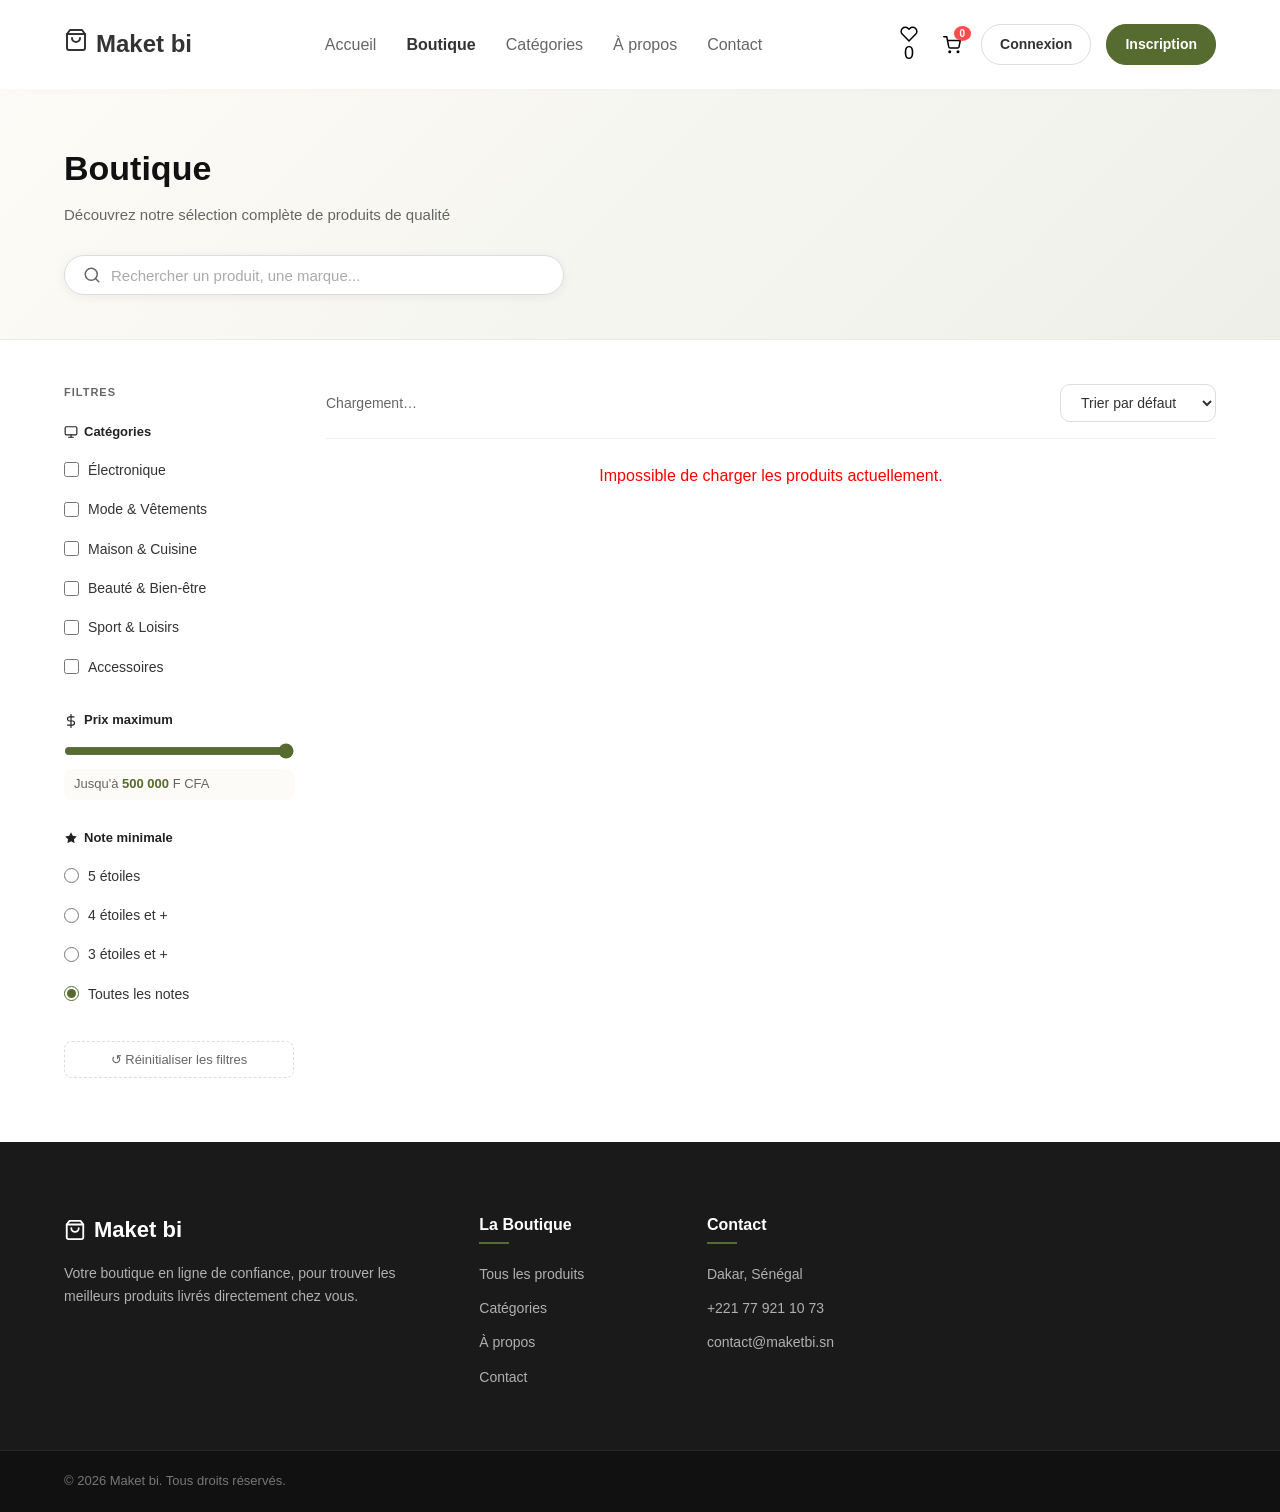
<file: boutique.html>
<!DOCTYPE html>
<html lang="fr">
<head>
  <meta charset="UTF-8">
  <meta name="viewport" content="width=device-width, initial-scale=1.0, viewport-fit=cover">
  <title>Boutique — Maket bi</title>
  <link rel="stylesheet" href="style.css">
  <style>
    /* ── PAGE HERO ── */
    .page-hero {
      background: linear-gradient(135deg, var(--bg-light) 0%, #eef0e8 100%);
      padding: 52px 0 44px;
      border-bottom: 1px solid #e8ebe0;
    }
    .page-hero h1 { font-size: 34px; font-weight: 800; margin-bottom: 8px; color: #111; }
    .page-hero p { color: var(--text-light); font-size: 15px; margin-bottom: 28px; }

    /* Barre de recherche dans le hero */
    .hero-search {
      display: flex;
      align-items: center;
      background: #fff;
      border: 1.5px solid #ddd;
      border-radius: 50px;
      padding: 10px 18px;
      gap: 10px;
      max-width: 500px;
      box-shadow: 0 2px 12px rgba(0,0,0,0.06);
      transition: border-color 0.2s, box-shadow 0.2s;
    }
    .hero-search:focus-within {
      border-color: var(--primary-color);
      box-shadow: 0 2px 16px rgba(85,107,47,0.12);
    }
    .hero-search svg { color: var(--text-light); flex-shrink: 0; }
    .hero-search input {
      border: none; outline: none;
      font-size: 15px; width: 100%;
      background: transparent; color: var(--text-color);
    }
    .hero-search input::placeholder { color: #aaa; }
    #hero-search-clear {
      background: none; border: none; cursor: pointer;
      font-size: 13px; color: var(--text-light); padding: 0;
      display: none;
    }
    #hero-search-clear.visible { display: block; }

    /* ── LAYOUT ── */
    .boutique-layout { display: flex; gap: 32px; padding: 44px 0 64px; }

    /* ── SIDEBAR ── */
    .filters-sidebar {
      width: 230px; flex-shrink: 0;
      position: sticky; top: 80px; align-self: flex-start;
    }
    .sidebar-title {
      font-size: 11px; font-weight: 700; text-transform: uppercase;
      letter-spacing: 1px; color: var(--text-light); margin-bottom: 20px;
    }
    .filter-group { margin-bottom: 28px; }
    .filter-group-label {
      font-size: 13px; font-weight: 700; color: #222;
      margin-bottom: 12px; display: flex; align-items: center; gap: 6px;
    }
    .filter-list { list-style: none; display: flex; flex-direction: column; gap: 9px; }
    .filter-list li label {
      display: flex; align-items: center; gap: 9px;
      font-size: 14px; color: var(--text-color); cursor: pointer;
      padding: 4px 0; transition: color 0.15s;
    }
    .filter-list li label:hover { color: var(--primary-color); }
    .filter-list li input[type=checkbox],
    .filter-list li input[type=radio] {
      accent-color: var(--primary-color); width: 15px; height: 15px; flex-shrink: 0;
    }

    /* Price range */
    .price-range { display: flex; flex-direction: column; gap: 10px; }
    .price-range input[type=range] {
      accent-color: var(--primary-color); width: 100%; cursor: pointer;
    }
    .price-range-label {
      font-size: 13px; color: var(--text-light);
      background: var(--bg-light); border-radius: 8px;
      padding: 5px 10px; display: inline-block;
    }
    .price-range-label strong { color: var(--primary-color); }

    /* Reset button */
    .btn-reset-filters {
      width: 100%; padding: 10px; border: 1.5px dashed #ddd;
      border-radius: 8px; background: none; cursor: pointer;
      font-size: 13px; color: var(--text-light);
      transition: all 0.2s; margin-top: 4px;
    }
    .btn-reset-filters:hover { border-color: var(--primary-color); color: var(--primary-color); }

    /* ── MAIN ── */
    .boutique-main { flex: 1; min-width: 0; }
    .boutique-toolbar {
      display: flex; justify-content: space-between; align-items: center;
      margin-bottom: 24px; flex-wrap: wrap; gap: 10px;
      padding-bottom: 16px; border-bottom: 1px solid #f0f0f0;
    }
    .toolbar-count { font-size: 14px; color: var(--text-light); }
    .toolbar-count strong { color: var(--text-color); }
    .sort-select {
      padding: 9px 16px; border: 1.5px solid #ddd; border-radius: 10px;
      font-size: 14px; background: #fff; cursor: pointer; color: var(--text-color);
      transition: border-color 0.2s;
    }
    .sort-select:focus { outline: none; border-color: var(--primary-color); }

    /* ── MOBILE FILTER TOGGLE ── */
    .filter-toggle-btn {
      display: none; align-items: center; gap: 8px;
      padding: 9px 16px; border: 1.5px solid #ddd; border-radius: 10px;
      background: #fff; font-size: 14px; cursor: pointer; font-weight: 600;
      color: var(--text-color); transition: all 0.2s;
    }
    .filter-toggle-btn:hover { border-color: var(--primary-color); color: var(--primary-color); }

    @media (max-width: 900px) {
      .boutique-layout { flex-direction: column; padding: 28px 0 44px; }
      .filters-sidebar {
        width: 100%; position: static;
        background: #fff; border: 1.5px solid #eee;
        border-radius: 14px; padding: 20px;
        display: none;
      }
      .filters-sidebar.open { display: block; }
      .filter-toggle-btn { display: flex; }
      .filter-groups-row {
        display: grid; grid-template-columns: repeat(auto-fill, minmax(180px, 1fr));
        gap: 20px;
      }
    }
  </style>
</head>
<body>
  <header class="main-header">
    <div class="container navbar-container">
      <a href="index.html" class="logo">
        <span class="logo-icon"><svg xmlns="http://www.w3.org/2000/svg" width="24" height="24" viewBox="0 0 24 24" fill="none" stroke="currentColor" stroke-width="2" stroke-linecap="round" stroke-linejoin="round"><path d="M6 2 3 6v14a2 2 0 0 0 2 2h14a2 2 0 0 0 2-2V6l-3-4z"/><line x1="3" y1="6" x2="21" y2="6"/><path d="M16 10a4 4 0 0 1-8 0"/></svg></span> Maket bi
      </a>
      <button class="hamburger" id="hamburger" aria-label="Menu"><span></span><span></span><span></span></button>
      <nav class="nav-links" id="nav-links">
        <a href="index.html">Accueil</a>
        <a href="boutique.html" class="active">Boutique</a>
        <a href="categories.html">Catégories</a>
        <a href="a-propos.html">À propos</a>
        <a href="contact.html">Contact</a>
      </nav>
      <div class="nav-actions">
        <button class="icon-btn wishlist-nav-btn" aria-label="Favoris">
          <svg xmlns="http://www.w3.org/2000/svg" width="18" height="18" viewBox="0 0 24 24" fill="none" stroke="currentColor" stroke-width="2" stroke-linecap="round" stroke-linejoin="round"><path d="M20.84 4.61a5.5 5.5 0 0 0-7.78 0L12 5.67l-1.06-1.06a5.5 5.5 0 0 0-7.78 7.78l1.06 1.06L12 21.23l7.78-7.78 1.06-1.06a5.5 5.5 0 0 0 0-7.78z"/></svg>
          <span class="wishlist-badge">0</span>
        </button>
        <button class="icon-btn cart-btn" aria-label="Panier">
          <svg xmlns="http://www.w3.org/2000/svg" width="18" height="18" viewBox="0 0 24 24" fill="none" stroke="currentColor" stroke-width="2" stroke-linecap="round" stroke-linejoin="round"><circle cx="9" cy="21" r="1"/><circle cx="20" cy="21" r="1"/><path d="M1 1h4l2.68 13.39a2 2 0 0 0 2 1.61h9.72a2 2 0 0 0 2-1.61L23 6H6"/></svg>
          <span class="cart-badge">0</span>
        </button>
        <a href="#" class="btn-auth btn-login">Connexion</a>
        <a href="#" class="btn-auth btn-register">Inscription</a>
      </div>
    </div>
  </header>

  <div class="page-hero">
    <div class="container">
      <h1>Boutique</h1>
      <p>Découvrez notre sélection complète de produits de qualité</p>
      <div class="hero-search">
        <svg xmlns="http://www.w3.org/2000/svg" width="18" height="18" viewBox="0 0 24 24" fill="none" stroke="currentColor" stroke-width="2" stroke-linecap="round" stroke-linejoin="round"><circle cx="11" cy="11" r="8"/><line x1="21" y1="21" x2="16.65" y2="16.65"/></svg>
        <input type="text" id="hero-search-input" placeholder="Rechercher un produit, une marque...">
        <button id="hero-search-clear">✕</button>
      </div>
    </div>
  </div>

  <div class="container">
    <div class="boutique-layout">

      <aside class="filters-sidebar" id="filters-sidebar">
        <p class="sidebar-title">Filtres</p>

        <div class="filter-groups-row">
          <div class="filter-group">
            <p class="filter-group-label">
              <svg xmlns="http://www.w3.org/2000/svg" width="14" height="14" viewBox="0 0 24 24" fill="none" stroke="currentColor" stroke-width="2" stroke-linecap="round" stroke-linejoin="round"><rect x="2" y="3" width="20" height="14" rx="2"/><line x1="8" y1="21" x2="16" y2="21"/><line x1="12" y1="17" x2="12" y2="21"/></svg>
              Catégories
            </p>
            <ul class="filter-list">
              <li><label><input type="checkbox" data-cat="electronics"> Électronique</label></li>
              <li><label><input type="checkbox" data-cat="fashion"> Mode &amp; Vêtements</label></li>
              <li><label><input type="checkbox" data-cat="home-kitchen"> Maison &amp; Cuisine</label></li>
              <li><label><input type="checkbox" data-cat="beauty"> Beauté &amp; Bien-être</label></li>
              <li><label><input type="checkbox" data-cat="sports"> Sport &amp; Loisirs</label></li>
              <li><label><input type="checkbox" data-cat="accessories"> Accessoires</label></li>
            </ul>
          </div>

          <div class="filter-group">
            <p class="filter-group-label">
              <svg xmlns="http://www.w3.org/2000/svg" width="14" height="14" viewBox="0 0 24 24" fill="none" stroke="currentColor" stroke-width="2" stroke-linecap="round" stroke-linejoin="round"><line x1="12" y1="1" x2="12" y2="23"/><path d="M17 5H9.5a3.5 3.5 0 0 0 0 7h5a3.5 3.5 0 0 1 0 7H6"/></svg>
              Prix maximum
            </p>
            <div class="price-range">
              <input type="range" min="0" max="500000" value="500000" id="price-slider">
              <span class="price-range-label">Jusqu'à <strong id="price-display">500 000</strong> F CFA</span>
            </div>
          </div>

          <div class="filter-group">
            <p class="filter-group-label">
              <svg xmlns="http://www.w3.org/2000/svg" width="14" height="14" viewBox="0 0 24 24" fill="currentColor" stroke="none"><polygon points="12 2 15.09 8.26 22 9.27 17 14.14 18.18 21.02 12 17.77 5.82 21.02 7 14.14 2 9.27 8.91 8.26 12 2"/></svg>
              Note minimale
            </p>
            <ul class="filter-list">
              <li><label><input type="radio" name="rating" value="5"> 5 étoiles</label></li>
              <li><label><input type="radio" name="rating" value="4"> 4 étoiles et +</label></li>
              <li><label><input type="radio" name="rating" value="3"> 3 étoiles et +</label></li>
              <li><label><input type="radio" name="rating" value="0" checked> Toutes les notes</label></li>
            </ul>
          </div>
        </div>

        <button class="btn-reset-filters" id="reset-filters">↺ Réinitialiser les filtres</button>
      </aside>

      <main class="boutique-main">
        <div class="boutique-toolbar">
          <div style="display:flex;align-items:center;gap:12px;flex-wrap:wrap;">
            <button class="filter-toggle-btn" id="filter-toggle-btn">
              <svg xmlns="http://www.w3.org/2000/svg" width="16" height="16" viewBox="0 0 24 24" fill="none" stroke="currentColor" stroke-width="2" stroke-linecap="round" stroke-linejoin="round"><polygon points="22 3 2 3 10 12.46 10 19 14 21 14 12.46 22 3"/></svg>
              Filtres
            </button>
            <p class="toolbar-count" id="product-count">Chargement…</p>
          </div>
          <select class="sort-select" id="sort-select">
            <option value="default">Trier par défaut</option>
            <option value="price-asc">Prix croissant</option>
            <option value="price-desc">Prix décroissant</option>
            <option value="rating">Meilleures notes</option>
          </select>
        </div>
        <div id="products-grid" class="products-grid"></div>
      </main>
    </div>
  </div>

  <footer class="main-footer">
    <div class="container footer-container">
      <div class="footer-col">
        <h2 class="footer-logo"><svg xmlns="http://www.w3.org/2000/svg" width="22" height="22" viewBox="0 0 24 24" fill="none" stroke="currentColor" stroke-width="2" stroke-linecap="round" stroke-linejoin="round"><path d="M6 2 3 6v14a2 2 0 0 0 2 2h14a2 2 0 0 0 2-2V6l-3-4z"/><line x1="3" y1="6" x2="21" y2="6"/><path d="M16 10a4 4 0 0 1-8 0"/></svg> Maket bi</h2>
        <p class="footer-about">Votre boutique en ligne de confiance, pour trouver les meilleurs produits livrés directement chez vous.</p>
      </div>
      <div class="footer-col"><h3>La Boutique</h3><ul>
        <li><a href="boutique.html">Tous les produits</a></li>
        <li><a href="categories.html">Catégories</a></li>
        <li><a href="a-propos.html">À propos</a></li>
        <li><a href="contact.html">Contact</a></li>
      </ul></div>
      <div class="footer-col"><h3>Contact</h3><ul class="contact-info">
        <li>Dakar, Sénégal</li>
        <li>+221 77 921 10 73</li>
        <li>contact@maketbi.sn</li>
      </ul></div>
    </div>
    <div class="footer-bottom"><div class="container bottom-container"><p>&copy; 2026 Maket bi. Tous droits réservés.</p></div></div>
  </footer>

  <script src="api.js"></script>
  <script src="main.js"></script>
  <script src="auth.js"></script>
  <script>
    // Mots-clés associés à chaque catégorie (filtre sur p.name car l'API n'a pas de champ category)
    const CATEGORY_KEYWORDS = {
      'electronics':  ['casque','écouteur','montre','téléphone','laptop','tablette','camera','photo','audio','bluetooth','wifi','tv','ordinateur'],
      'fashion':      ['veste','robe','manteau','chemise','pantalon','jupe','pull','tissu','mode','vêtement','habit','tenue'],
      'home-kitchen': ['lampe','cafetière','coussin','robot','cuisine','maison','décor','meuble','table','chaise','lit'],
      'beauty':       ['sérum','parfum','crème','maquillage','palette','rouge','mascara','soin','beauté','hydrat'],
      'sports':       ['yoga','sport','basket','casque vélo','bouteille','fitness','running','natation','tennis'],
      'accessories':  ['sac','portefeuille','lunettes','ceinture','bijou','bague','collier','bracelet','montre'],
    };

    let searchQuery = '';

    function applyFilters() {
      let list = [...allProducts];

      // Recherche texte
      if (searchQuery) {
        list = list.filter(p => (p.name || '').toLowerCase().includes(searchQuery));
      }

      // Catégories — filtre par mots-clés dans le nom si l'API ne retourne pas de champ category
      const checkedCats = Array.from(
        document.querySelectorAll('.filter-list input[type=checkbox]:checked')
      ).map(cb => cb.dataset.cat).filter(Boolean);
      if (checkedCats.length > 0) {
        list = list.filter(p => {
          const name = (p.name || '').toLowerCase();
          const cat  = (p.category || '').toLowerCase();
          return checkedCats.some(c => {
            if (cat && cat === c) return true;
            const keywords = CATEGORY_KEYWORDS[c] || [];
            return keywords.some(kw => name.includes(kw));
          });
        });
      }

      // Prix max
      const maxPrice = parseInt(document.getElementById('price-slider').value, 10);
      list = list.filter(p => (p.price || 0) <= maxPrice);

      // Note minimale
      const checkedRating = document.querySelector('.filter-list input[type=radio]:checked');
      if (checkedRating) {
        const minRating = parseFloat(checkedRating.value);
        if (minRating > 0) list = list.filter(p => (p.rating || 0) >= minRating);
      }

      // Tri
      const sort = document.getElementById('sort-select').value;
      if (sort === 'price-asc')  list.sort((a, b) => a.price - b.price);
      if (sort === 'price-desc') list.sort((a, b) => b.price - a.price);
      if (sort === 'rating')     list.sort((a, b) => (b.rating || 0) - (a.rating || 0));

      renderProducts(list);
      const count = list.length;
      document.getElementById('product-count').innerHTML =
        '<strong>' + count + '</strong> produit' + (count > 1 ? 's' : '') + ' trouvé' + (count > 1 ? 's' : '');
    }

    document.addEventListener('DOMContentLoaded', function() {
      // Recherche hero
      const heroInput = document.getElementById('hero-search-input');
      const heroClear = document.getElementById('hero-search-clear');

      heroInput.addEventListener('input', function() {
        searchQuery = this.value.trim().toLowerCase();
        heroClear.classList.toggle('visible', searchQuery.length > 0);
        applyFilters();
      });
      heroClear.addEventListener('click', function() {
        heroInput.value = '';
        searchQuery = '';
        heroClear.classList.remove('visible');
        applyFilters();
      });

      // Slider prix
      document.getElementById('price-slider').addEventListener('input', function() {
        document.getElementById('price-display').textContent = Number(this.value).toLocaleString('fr-FR');
        applyFilters();
      });

      // Checkboxes catégories
      document.querySelectorAll('.filter-list input[type=checkbox]').forEach(cb => {
        cb.addEventListener('change', applyFilters);
      });

      // Radios note
      document.querySelectorAll('.filter-list input[type=radio]').forEach(rb => {
        rb.addEventListener('change', applyFilters);
      });

      // Tri
      document.getElementById('sort-select').addEventListener('change', applyFilters);

      // Reset filtres
      document.getElementById('reset-filters').addEventListener('click', function() {
        document.querySelectorAll('.filter-list input[type=checkbox]').forEach(cb => cb.checked = false);
        document.querySelector('.filter-list input[type=radio][value="0"]').checked = true;
        document.getElementById('price-slider').value = 500000;
        document.getElementById('price-display').textContent = '500 000';
        heroInput.value = '';
        searchQuery = '';
        heroClear.classList.remove('visible');
        applyFilters();
      });

      // Toggle filtres mobile
      document.getElementById('filter-toggle-btn').addEventListener('click', function() {
        document.getElementById('filters-sidebar').classList.toggle('open');
        this.textContent = document.getElementById('filters-sidebar').classList.contains('open')
          ? '✕ Fermer' : '⚙ Filtres';
      });

      // Compte initial (observateur)
      const observer = new MutationObserver(function() {
        const count = document.querySelectorAll('.product-card').length;
        if (count > 0) {
          document.getElementById('product-count').innerHTML =
            '<strong>' + count + '</strong> produit' + (count > 1 ? 's' : '') + ' trouvé' + (count > 1 ? 's' : '');
        }
      });
      observer.observe(document.getElementById('products-grid'), { childList: true });
    });
  </script>
</body>
</html>
</file>
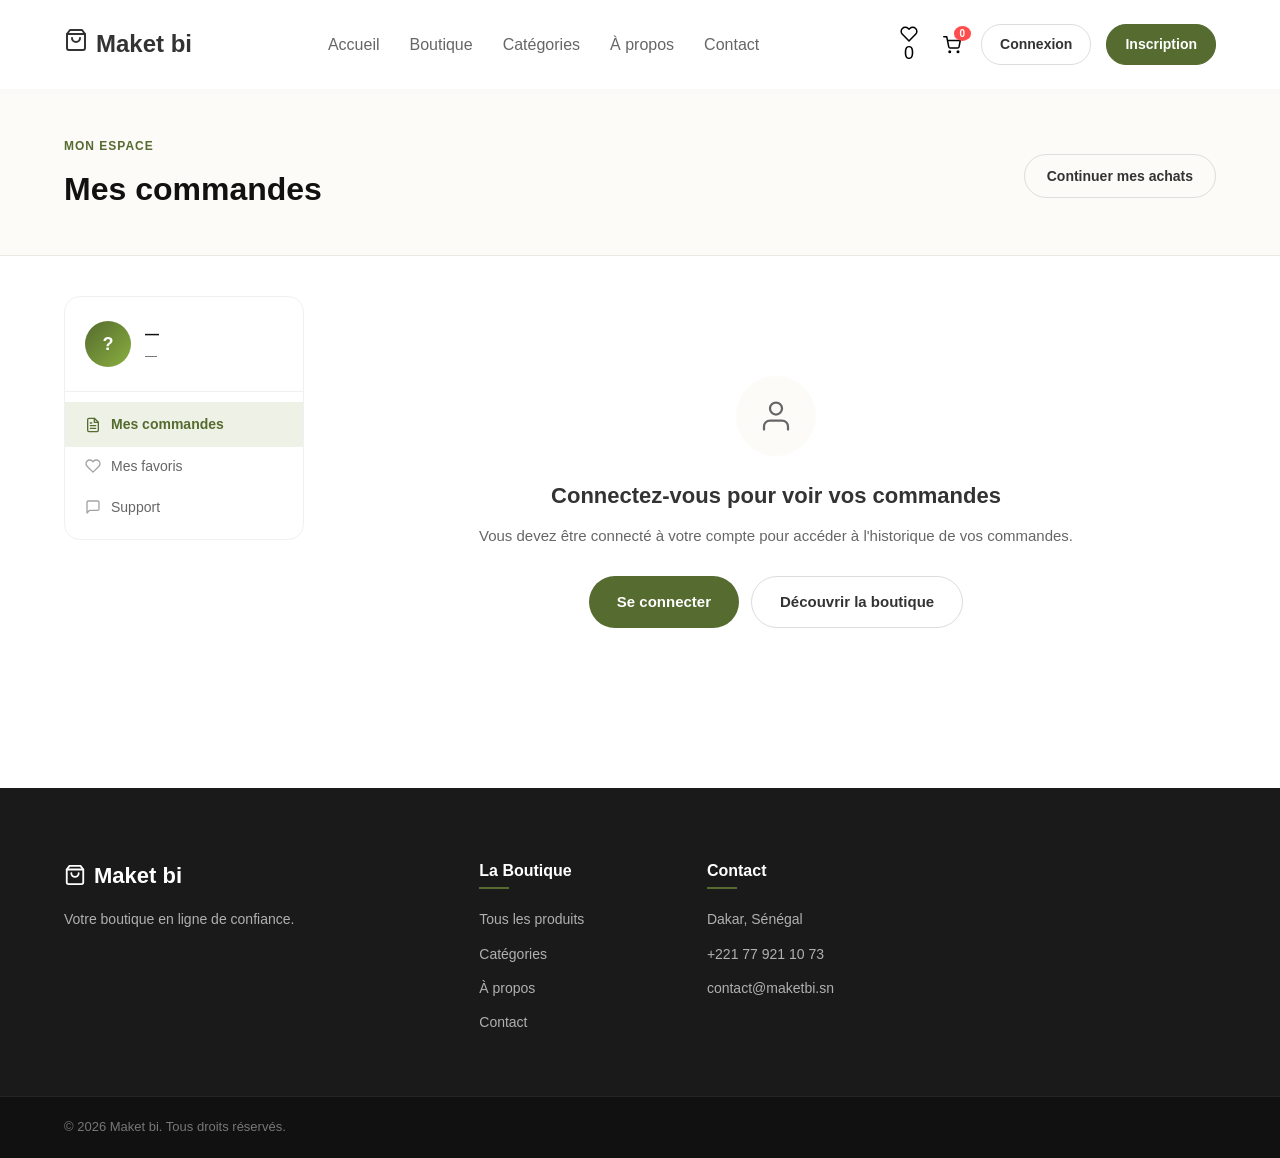
<file: commandes.html>
<!DOCTYPE html>
<html lang="fr">
<head>
  <meta charset="UTF-8">
  <meta name="viewport" content="width=device-width, initial-scale=1.0, viewport-fit=cover">
  <title>Mes commandes — Maket bi</title>
  <link rel="stylesheet" href="style.css">
  <style>
    /* ═══════════════════════════════════
       HERO
    ═══════════════════════════════════ */
    .orders-hero {
      background: var(--bg-light);
      border-bottom: 1px solid #e8ebe0;
      padding: 48px 0 40px;
    }
    .orders-hero-inner {
      display: flex; align-items: center;
      justify-content: space-between; gap: 20px; flex-wrap: wrap;
    }
    .orders-hero .eyebrow {
      font-size: 12px; font-weight: 700; letter-spacing: 1px;
      text-transform: uppercase; color: var(--primary-color);
      margin-bottom: 8px; display: block;
    }
    .orders-hero h1 { font-size: 32px; font-weight: 800; color: #111; }
    .orders-hero-actions { display: flex; gap: 10px; flex-wrap: wrap; }

    /* ═══════════════════════════════════
       LAYOUT PRINCIPAL
    ═══════════════════════════════════ */
    .orders-layout {
      display: grid;
      grid-template-columns: 240px 1fr;
      gap: 32px;
      padding: 40px 0 80px;
      align-items: start;
    }

    /* ═══════════════════════════════════
       SIDEBAR COMPTE
    ═══════════════════════════════════ */
    .account-sidebar {
      background: #fff;
      border: 1px solid #eef0f2;
      border-radius: 16px;
      overflow: hidden;
      position: sticky; top: 86px;
    }
    .account-user {
      padding: 24px 20px;
      border-bottom: 1px solid #f0f0f0;
      display: flex; align-items: center; gap: 14px;
    }
    .account-avatar {
      width: 46px; height: 46px; border-radius: 50%;
      background: linear-gradient(135deg, var(--primary-color), #8aaf3f);
      display: flex; align-items: center; justify-content: center;
      color: #fff; font-size: 18px; font-weight: 700; flex-shrink: 0;
    }
    .account-user-name { font-size: 14px; font-weight: 700; color: #111; }
    .account-user-email { font-size: 12px; color: var(--text-light); margin-top: 2px; }

    .account-nav { padding: 10px 0; }
    .account-nav-item {
      display: flex; align-items: center; gap: 10px;
      padding: 11px 20px;
      font-size: 14px; font-weight: 500; color: var(--text-light);
      text-decoration: none; cursor: pointer; background: none; border: none;
      width: 100%; text-align: left;
      transition: background 0.15s, color 0.15s;
    }
    .account-nav-item:hover { background: var(--bg-light); color: var(--text-color); }
    .account-nav-item.active {
      background: #eef2e6; color: var(--primary-color); font-weight: 700;
    }
    .account-nav-item svg { flex-shrink: 0; opacity: 0.6; }
    .account-nav-item.active svg { opacity: 1; }

    /* ═══════════════════════════════════
       CONTENU PRINCIPAL
    ═══════════════════════════════════ */
    .orders-main {}

    /* Tabs filtre */
    .orders-tabs {
      display: flex; gap: 0;
      border-bottom: 1.5px solid #eee;
      margin-bottom: 28px; overflow-x: auto;
      scrollbar-width: none;
    }
    .orders-tabs::-webkit-scrollbar { display: none; }
    .orders-tab {
      padding: 12px 20px;
      font-size: 14px; font-weight: 600;
      color: var(--text-light); cursor: pointer;
      border-bottom: 2px solid transparent;
      white-space: nowrap; background: none; border-top: none;
      border-left: none; border-right: none;
      transition: color 0.2s, border-color 0.2s;
      display: flex; align-items: center; gap: 7px;
    }
    .orders-tab:hover { color: var(--text-color); }
    .orders-tab.active { color: var(--primary-color); border-bottom-color: var(--primary-color); }
    .tab-count {
      background: #eee; color: #666;
      font-size: 11px; font-weight: 700;
      padding: 2px 7px; border-radius: 50px;
    }
    .orders-tab.active .tab-count {
      background: #eef2e6; color: var(--primary-color);
    }

    /* État vide / chargement */
    .orders-state {
      text-align: center; padding: 70px 20px;
      display: none;
    }
    .orders-state.visible { display: block; }
    .orders-state-icon {
      width: 72px; height: 72px; border-radius: 50%;
      background: var(--bg-light);
      display: flex; align-items: center; justify-content: center;
      margin: 0 auto 20px; color: var(--text-light);
    }
    .orders-state h3 { font-size: 18px; font-weight: 700; margin-bottom: 8px; color: #111; }
    .orders-state p { font-size: 14px; color: var(--text-light); margin-bottom: 24px; }

    /* Liste commandes */
    .orders-list { display: flex; flex-direction: column; gap: 16px; }

    /* Carte commande */
    .order-card {
      background: #fff; border: 1px solid #eef0f2;
      border-radius: 16px; overflow: hidden;
      transition: box-shadow 0.2s;
    }
    .order-card:hover { box-shadow: 0 4px 20px rgba(0,0,0,0.06); }

    .order-card-head {
      display: flex; align-items: center; justify-content: space-between;
      padding: 18px 22px; border-bottom: 1px solid #f5f5f5;
      flex-wrap: wrap; gap: 12px;
    }
    .order-id { font-size: 13px; font-weight: 700; color: #111; }
    .order-id span { font-weight: 400; color: var(--text-light); }
    .order-date { font-size: 13px; color: var(--text-light); }
    .order-status {
      display: inline-flex; align-items: center; gap: 6px;
      padding: 5px 12px; border-radius: 50px;
      font-size: 12px; font-weight: 700;
    }
    .status-dot {
      width: 7px; height: 7px; border-radius: 50%; flex-shrink: 0;
    }
    .status-pending   { background: #fff8e1; color: #f57f17; }
    .status-pending   .status-dot { background: #f57f17; }
    .status-shipping  { background: #e3f2fd; color: #1565c0; }
    .status-shipping  .status-dot { background: #1565c0; }
    .status-delivered { background: #e8f5e9; color: #2e7d32; }
    .status-delivered .status-dot { background: #2e7d32; }
    .status-cancelled { background: #fce4ec; color: #c62828; }
    .status-cancelled .status-dot { background: #c62828; }

    /* Produits dans la commande */
    .order-items {
      padding: 16px 22px;
      display: flex; gap: 12px; align-items: center;
      flex-wrap: wrap;
    }
    .order-item-img {
      width: 56px; height: 56px; border-radius: 10px;
      object-fit: cover; background: var(--bg-light);
      border: 1px solid #eee; flex-shrink: 0;
    }
    .order-items-info { flex: 1; min-width: 0; }
    .order-items-names {
      font-size: 13px; font-weight: 600; color: #111;
      white-space: nowrap; overflow: hidden; text-overflow: ellipsis;
    }
    .order-items-count { font-size: 12px; color: var(--text-light); margin-top: 3px; }

    .order-card-foot {
      display: flex; align-items: center; justify-content: space-between;
      padding: 14px 22px; background: #fafafa; border-top: 1px solid #f0f0f0;
      flex-wrap: wrap; gap: 10px;
    }
    .order-total { font-size: 15px; font-weight: 800; color: #111; }
    .order-total span { font-size: 13px; font-weight: 400; color: var(--text-light); margin-right: 6px; }
    .order-actions { display: flex; gap: 8px; }
    .btn-order-detail {
      padding: 8px 16px; border-radius: 8px;
      font-size: 13px; font-weight: 600; cursor: pointer;
      border: 1.5px solid #ddd; background: #fff; color: var(--text-color);
      transition: all 0.2s;
    }
    .btn-order-detail:hover { border-color: var(--primary-color); color: var(--primary-color); }
    .btn-order-reorder {
      padding: 8px 16px; border-radius: 8px;
      font-size: 13px; font-weight: 600; cursor: pointer;
      border: none; background: var(--primary-color); color: #fff;
      transition: background 0.2s;
    }
    .btn-order-reorder:hover { background: var(--primary-hover); }

    /* Tracker progression */
    .order-tracker {
      padding: 16px 22px 20px;
      border-top: 1px solid #f5f5f5;
    }
    .tracker-steps {
      display: flex; align-items: center; gap: 0;
    }
    .tracker-step {
      display: flex; flex-direction: column; align-items: center;
      flex: 1;
    }
    .tracker-step-dot {
      width: 28px; height: 28px; border-radius: 50%;
      display: flex; align-items: center; justify-content: center;
      font-size: 12px; font-weight: 700; flex-shrink: 0;
      border: 2px solid #ddd; background: #fff; color: #bbb;
      z-index: 1; position: relative;
    }
    .tracker-step.done .tracker-step-dot {
      background: var(--primary-color); border-color: var(--primary-color); color: #fff;
    }
    .tracker-step.current .tracker-step-dot {
      border-color: var(--primary-color); color: var(--primary-color);
      box-shadow: 0 0 0 4px rgba(85,107,47,0.12);
    }
    .tracker-step-label {
      font-size: 11px; color: var(--text-light);
      margin-top: 7px; text-align: center; white-space: nowrap;
    }
    .tracker-step.done .tracker-step-label,
    .tracker-step.current .tracker-step-label { color: var(--primary-color); font-weight: 600; }
    .tracker-line {
      flex: 1; height: 2px; background: #eee; margin-bottom: 20px;
    }
    .tracker-line.done { background: var(--primary-color); }

    /* Non connecté */
    .not-logged {
      text-align: center; padding: 80px 20px;
    }
    .not-logged-icon {
      width: 80px; height: 80px; border-radius: 50%;
      background: var(--bg-light);
      display: flex; align-items: center; justify-content: center;
      margin: 0 auto 22px; color: var(--text-light);
    }
    .not-logged h2 { font-size: 22px; font-weight: 800; margin-bottom: 10px; }
    .not-logged p { font-size: 15px; color: var(--text-light); margin-bottom: 28px; }
    .not-logged-btns { display: flex; gap: 12px; justify-content: center; flex-wrap: wrap; }
    .btn-login-page {
      padding: 13px 28px; border-radius: 50px;
      font-size: 15px; font-weight: 700; cursor: pointer;
      background: var(--primary-color); color: #fff; border: none;
      transition: background 0.2s;
    }
    .btn-login-page:hover { background: var(--primary-hover); }
    .btn-shop-page {
      padding: 13px 28px; border-radius: 50px;
      font-size: 15px; font-weight: 700; cursor: pointer;
      background: #fff; color: var(--text-color);
      border: 1.5px solid #ddd; text-decoration: none;
      transition: border-color 0.2s;
    }
    .btn-shop-page:hover { border-color: var(--primary-color); color: var(--primary-color); }

    /* ═══════════════════════════════════
       RESPONSIVE
    ═══════════════════════════════════ */
    @media (max-width: 860px) {
      .orders-layout { grid-template-columns: 1fr; }
      .account-sidebar { position: static; display: flex; flex-wrap: wrap; }
      .account-user { border-bottom: none; border-right: 1px solid #f0f0f0; }
      .account-nav { display: flex; flex-wrap: wrap; padding: 10px; flex: 1; }
      .account-nav-item { width: auto; border-radius: 8px; }
    }
    @media (max-width: 540px) {
      .order-card-head { flex-direction: column; align-items: flex-start; }
      .orders-hero h1 { font-size: 24px; }
    }
  </style>
</head>
<body>

  <!-- ══ NAVBAR ══════════════════════════════════════ -->
  <header class="main-header">
    <div class="container navbar-container">
      <a href="index.html" class="logo">
        <span class="logo-icon"><svg xmlns="http://www.w3.org/2000/svg" width="24" height="24" viewBox="0 0 24 24" fill="none" stroke="currentColor" stroke-width="2" stroke-linecap="round" stroke-linejoin="round"><path d="M6 2 3 6v14a2 2 0 0 0 2 2h14a2 2 0 0 0 2-2V6l-3-4z"/><line x1="3" y1="6" x2="21" y2="6"/><path d="M16 10a4 4 0 0 1-8 0"/></svg></span> Maket bi
      </a>
      <button class="hamburger" id="hamburger" aria-label="Menu"><span></span><span></span><span></span></button>
      <nav class="nav-links" id="nav-links">
        <a href="index.html">Accueil</a>
        <a href="boutique.html">Boutique</a>
        <a href="categories.html">Catégories</a>
        <a href="a-propos.html">À propos</a>
        <a href="contact.html">Contact</a>
      </nav>
      <div class="nav-actions">
        <button class="icon-btn wishlist-nav-btn" aria-label="Favoris">
          <svg xmlns="http://www.w3.org/2000/svg" width="18" height="18" viewBox="0 0 24 24" fill="none" stroke="currentColor" stroke-width="2" stroke-linecap="round" stroke-linejoin="round"><path d="M20.84 4.61a5.5 5.5 0 0 0-7.78 0L12 5.67l-1.06-1.06a5.5 5.5 0 0 0-7.78 7.78l1.06 1.06L12 21.23l7.78-7.78 1.06-1.06a5.5 5.5 0 0 0 0-7.78z"/></svg>
          <span class="wishlist-badge">0</span>
        </button>
        <button class="icon-btn cart-btn" aria-label="Panier">
          <svg xmlns="http://www.w3.org/2000/svg" width="18" height="18" viewBox="0 0 24 24" fill="none" stroke="currentColor" stroke-width="2" stroke-linecap="round" stroke-linejoin="round"><circle cx="9" cy="21" r="1"/><circle cx="20" cy="21" r="1"/><path d="M1 1h4l2.68 13.39a2 2 0 0 0 2 1.61h9.72a2 2 0 0 0 2-1.61L23 6H6"/></svg>
          <span class="cart-badge">0</span>
        </button>
        <a href="#" class="btn-auth btn-login">Connexion</a>
        <a href="#" class="btn-auth btn-register">Inscription</a>
      </div>
    </div>
  </header>

  <!-- ══ HERO ══════════════════════════════════════ -->
  <section class="orders-hero">
    <div class="container">
      <div class="orders-hero-inner">
        <div>
          <span class="eyebrow">Mon espace</span>
          <h1>Mes commandes</h1>
        </div>
        <div class="orders-hero-actions">
          <a href="boutique.html" class="btn btn-secondary" style="padding:10px 22px;font-size:14px;">Continuer mes achats</a>
        </div>
      </div>
    </div>
  </section>

  <!-- ══ CONTENU ════════════════════════════════════ -->
  <div class="container">
    <div class="orders-layout">

      <!-- Sidebar compte -->
      <aside class="account-sidebar" id="account-sidebar">
        <div class="account-user">
          <div class="account-avatar" id="account-initial">?</div>
          <div>
            <div class="account-user-name" id="account-name">—</div>
            <div class="account-user-email" id="account-email">—</div>
          </div>
        </div>
        <nav class="account-nav">
          <a href="commandes.html" class="account-nav-item active">
            <svg xmlns="http://www.w3.org/2000/svg" width="16" height="16" viewBox="0 0 24 24" fill="none" stroke="currentColor" stroke-width="2" stroke-linecap="round" stroke-linejoin="round"><path d="M14 2H6a2 2 0 0 0-2 2v16a2 2 0 0 0 2 2h12a2 2 0 0 0 2-2V8z"/><polyline points="14 2 14 8 20 8"/><line x1="16" y1="13" x2="8" y2="13"/><line x1="16" y1="17" x2="8" y2="17"/><polyline points="10 9 9 9 8 9"/></svg>
            Mes commandes
          </a>
          <button class="account-nav-item" onclick="openWishlistModal()">
            <svg xmlns="http://www.w3.org/2000/svg" width="16" height="16" viewBox="0 0 24 24" fill="none" stroke="currentColor" stroke-width="2" stroke-linecap="round" stroke-linejoin="round"><path d="M20.84 4.61a5.5 5.5 0 0 0-7.78 0L12 5.67l-1.06-1.06a5.5 5.5 0 0 0-7.78 7.78l1.06 1.06L12 21.23l7.78-7.78 1.06-1.06a5.5 5.5 0 0 0 0-7.78z"/></svg>
            Mes favoris
          </button>
          <a href="contact.html" class="account-nav-item">
            <svg xmlns="http://www.w3.org/2000/svg" width="16" height="16" viewBox="0 0 24 24" fill="none" stroke="currentColor" stroke-width="2" stroke-linecap="round" stroke-linejoin="round"><path d="M21 15a2 2 0 0 1-2 2H7l-4 4V5a2 2 0 0 1 2-2h14a2 2 0 0 1 2 2z"/></svg>
            Support
          </a>
          <button class="account-nav-item" id="sidebar-logout" style="color:#e74c3c;display:none;" onclick="logout(); window.location.reload();">
            <svg xmlns="http://www.w3.org/2000/svg" width="16" height="16" viewBox="0 0 24 24" fill="none" stroke="currentColor" stroke-width="2" stroke-linecap="round" stroke-linejoin="round"><path d="M9 21H5a2 2 0 0 1-2-2V5a2 2 0 0 1 2-2h4"/><polyline points="16 17 21 12 16 7"/><line x1="21" y1="12" x2="9" y2="12"/></svg>
            Se déconnecter
          </button>
        </nav>
      </aside>

      <!-- Contenu commandes -->
      <main class="orders-main" id="orders-main">

        <!-- Non connecté -->
        <div class="not-logged" id="state-not-logged">
          <div class="not-logged-icon">
            <svg xmlns="http://www.w3.org/2000/svg" width="36" height="36" viewBox="0 0 24 24" fill="none" stroke="currentColor" stroke-width="1.5" stroke-linecap="round" stroke-linejoin="round"><path d="M20 21v-2a4 4 0 0 0-4-4H8a4 4 0 0 0-4 4v2"/><circle cx="12" cy="7" r="4"/></svg>
          </div>
          <h2>Connectez-vous pour voir vos commandes</h2>
          <p>Vous devez être connecté à votre compte pour accéder à l'historique de vos commandes.</p>
          <div class="not-logged-btns">
            <button class="btn-login-page" onclick="showLogin()">Se connecter</button>
            <a href="boutique.html" class="btn-shop-page">Découvrir la boutique</a>
          </div>
        </div>

        <!-- Connecté -->
        <div id="state-logged" style="display:none;">

          <!-- Tabs -->
          <div class="orders-tabs">
            <button class="orders-tab active" data-tab="all">
              Toutes
              <span class="tab-count" id="count-all">0</span>
            </button>
            <button class="orders-tab" data-tab="pending">
              En attente
              <span class="tab-count" id="count-pending">0</span>
            </button>
            <button class="orders-tab" data-tab="shipping">
              En livraison
              <span class="tab-count" id="count-shipping">0</span>
            </button>
            <button class="orders-tab" data-tab="delivered">
              Livrées
              <span class="tab-count" id="count-delivered">0</span>
            </button>
            <button class="orders-tab" data-tab="cancelled">
              Annulées
              <span class="tab-count" id="count-cancelled">0</span>
            </button>
          </div>

          <!-- Chargement -->
          <div class="orders-state visible" id="state-loading">
            <div class="orders-state-icon">
              <svg xmlns="http://www.w3.org/2000/svg" width="32" height="32" viewBox="0 0 24 24" fill="none" stroke="currentColor" stroke-width="1.5" stroke-linecap="round" stroke-linejoin="round" style="animation:spin 1s linear infinite"><path d="M21 12a9 9 0 1 1-6.219-8.56"/></svg>
            </div>
            <h3>Chargement de vos commandes…</h3>
          </div>

          <!-- Vide -->
          <div class="orders-state" id="state-empty">
            <div class="orders-state-icon">
              <svg xmlns="http://www.w3.org/2000/svg" width="32" height="32" viewBox="0 0 24 24" fill="none" stroke="currentColor" stroke-width="1.5" stroke-linecap="round" stroke-linejoin="round"><path d="M6 2 3 6v14a2 2 0 0 0 2 2h14a2 2 0 0 0 2-2V6l-3-4z"/><line x1="3" y1="6" x2="21" y2="6"/><path d="M16 10a4 4 0 0 1-8 0"/></svg>
            </div>
            <h3>Aucune commande trouvée</h3>
            <p>Vous n'avez pas encore passé de commande dans cette catégorie.</p>
            <a href="boutique.html" class="btn btn-primary" style="display:inline-block;">Découvrir nos produits →</a>
          </div>

          <!-- Liste -->
          <div class="orders-list" id="orders-list"></div>

        </div>
      </main>

    </div>
  </div>

  <!-- ══ FOOTER ═══════════════════════════════════ -->
  <footer class="main-footer">
    <div class="container footer-container">
      <div class="footer-col">
        <h2 class="footer-logo"><svg xmlns="http://www.w3.org/2000/svg" width="22" height="22" viewBox="0 0 24 24" fill="none" stroke="currentColor" stroke-width="2" stroke-linecap="round" stroke-linejoin="round"><path d="M6 2 3 6v14a2 2 0 0 0 2 2h14a2 2 0 0 0 2-2V6l-3-4z"/><line x1="3" y1="6" x2="21" y2="6"/><path d="M16 10a4 4 0 0 1-8 0"/></svg> Maket bi</h2>
        <p class="footer-about">Votre boutique en ligne de confiance.</p>
      </div>
      <div class="footer-col"><h3>La Boutique</h3><ul>
        <li><a href="boutique.html">Tous les produits</a></li>
        <li><a href="categories.html">Catégories</a></li>
        <li><a href="a-propos.html">À propos</a></li>
        <li><a href="contact.html">Contact</a></li>
      </ul></div>
      <div class="footer-col"><h3>Contact</h3><ul class="contact-info">
        <li>Dakar, Sénégal</li>
        <li>+221 77 921 10 73</li>
        <li>contact@maketbi.sn</li>
      </ul></div>
    </div>
    <div class="footer-bottom"><div class="container bottom-container"><p>&copy; 2026 Maket bi. Tous droits réservés.</p></div></div>
  </footer>

  <style>
    @keyframes spin { to { transform: rotate(360deg); } }
  </style>

  <script src="api.js"></script>
  <script src="main.js"></script>
  <script src="auth.js"></script>
  <script>
    const BACKEND = "https://apisecur-production.up.railway.app";
    let allOrders = [];

    // Statuts
    const STATUS_LABELS = {
      pending:   { label: 'En attente',    cls: 'status-pending' },
      confirmed: { label: 'Confirmée',     cls: 'status-pending' },
      shipping:  { label: 'En livraison',  cls: 'status-shipping' },
      delivered: { label: 'Livrée',        cls: 'status-delivered' },
      cancelled: { label: 'Annulée',       cls: 'status-cancelled' },
    };

    // Étapes tracker
    const TRACKER_STEPS = [
      { key: 'confirmed', label: 'Confirmée' },
      { key: 'shipping',  label: 'Expédiée'  },
      { key: 'delivered', label: 'Livrée'    },
    ];
    const STEP_ORDER = ['pending','confirmed','shipping','delivered'];

    function trackerHTML(status) {
      if (status === 'cancelled') return '';
      const currentIdx = STEP_ORDER.indexOf(status);
      let html = '<div class="order-tracker"><div class="tracker-steps">';
      TRACKER_STEPS.forEach((step, i) => {
        const stepIdx = STEP_ORDER.indexOf(step.key);
        const done    = stepIdx < currentIdx;
        const current = stepIdx === currentIdx;
        const cls     = done ? 'done' : current ? 'current' : '';
        html += `<div class="tracker-step ${cls}">
          <div class="tracker-step-dot">
            ${done ? '<svg xmlns="http://www.w3.org/2000/svg" width="13" height="13" viewBox="0 0 24 24" fill="none" stroke="currentColor" stroke-width="3" stroke-linecap="round" stroke-linejoin="round"><polyline points="20 6 9 17 4 12"/></svg>' : i + 1}
          </div>
          <span class="tracker-step-label">${step.label}</span>
        </div>`;
        if (i < TRACKER_STEPS.length - 1) {
          html += `<div class="tracker-line ${done ? 'done' : ''}"></div>`;
        }
      });
      html += '</div></div>';
      return html;
    }

    function orderCardHTML(order) {
      const status   = order.status || 'pending';
      const statusCfg = STATUS_LABELS[status] || STATUS_LABELS.pending;
      const items    = order.items || [];
      const imgs     = items.slice(0, 3).map(it =>
        `<img class="order-item-img" src="${it.image || 'https://images.unsplash.com/photo-1553062407-98eeb64c6a62?w=100'}" alt="${it.title || ''}">`
      ).join('');
      const names    = items.map(it => it.title || it.name || 'Produit').join(', ');
      const total    = order.total
        ? Number(order.total).toLocaleString('fr-FR')
        : items.reduce((s, it) => s + (it.price || 0) * (it.quantity || 1), 0).toLocaleString('fr-FR');
      const date     = order.createdAt
        ? new Date(order.createdAt).toLocaleDateString('fr-FR', { day:'numeric', month:'long', year:'numeric' })
        : '—';
      const orderId  = order._id ? order._id.slice(-8).toUpperCase() : order.id || '—';

      return `
        <div class="order-card" data-status="${status}">
          <div class="order-card-head">
            <div>
              <div class="order-id">Commande <span>#${orderId}</span></div>
              <div class="order-date">${date}</div>
            </div>
            <span class="order-status ${statusCfg.cls}">
              <span class="status-dot"></span>${statusCfg.label}
            </span>
          </div>

          <div class="order-items">
            ${imgs}
            <div class="order-items-info">
              <div class="order-items-names">${names}</div>
              <div class="order-items-count">${items.length} article${items.length > 1 ? 's' : ''}</div>
            </div>
          </div>

          ${status !== 'cancelled' ? trackerHTML(status) : ''}

          <div class="order-card-foot">
            <div class="order-total"><span>Total</span>${total} F CFA</div>
            <div class="order-actions">
              <button class="btn-order-detail" onclick="alert('Détail de la commande #${orderId}')">Détails</button>
              ${status === 'delivered' ? `<button class="btn-order-reorder" onclick="alert('Recommander les articles de la commande #${orderId}')">Recommander</button>` : ''}
            </div>
          </div>
        </div>`;
    }

    function renderOrders(tab) {
      const list = tab === 'all' ? allOrders : allOrders.filter(o => {
        if (tab === 'pending')   return ['pending','confirmed'].includes(o.status);
        if (tab === 'shipping')  return o.status === 'shipping';
        if (tab === 'delivered') return o.status === 'delivered';
        if (tab === 'cancelled') return o.status === 'cancelled';
        return true;
      });

      const el = document.getElementById('orders-list');
      const empty = document.getElementById('state-empty');

      if (list.length === 0) {
        el.innerHTML = '';
        empty.classList.add('visible');
      } else {
        empty.classList.remove('visible');
        el.innerHTML = list.map(orderCardHTML).join('');
      }
    }

    function updateCounts() {
      document.getElementById('count-all').textContent       = allOrders.length;
      document.getElementById('count-pending').textContent   = allOrders.filter(o => ['pending','confirmed'].includes(o.status)).length;
      document.getElementById('count-shipping').textContent  = allOrders.filter(o => o.status === 'shipping').length;
      document.getElementById('count-delivered').textContent = allOrders.filter(o => o.status === 'delivered').length;
      document.getElementById('count-cancelled').textContent = allOrders.filter(o => o.status === 'cancelled').length;
    }

    async function loadOrders() {
      const token = localStorage.getItem('token');
      if (!token) return;

      try {
        const res = await fetch(`${BACKEND}/users/me/orders`, {
          headers: { 'Authorization': `Bearer ${token}` }
        });
        if (!res.ok) throw new Error();
        allOrders = await res.json();
      } catch {
        // API orders pas encore dispo — on utilise les données du panier local comme démonstration
        allOrders = [];
      }

      document.getElementById('state-loading').classList.remove('visible');
      updateCounts();
      renderOrders('all');
    }

    // Tabs
    document.querySelectorAll('.orders-tab').forEach(btn => {
      btn.addEventListener('click', function() {
        document.querySelectorAll('.orders-tab').forEach(t => t.classList.remove('active'));
        this.classList.add('active');
        document.getElementById('state-empty').classList.remove('visible');
        renderOrders(this.dataset.tab);
      });
    });

    // Init au chargement
    document.addEventListener('DOMContentLoaded', () => {
      const token = localStorage.getItem('token');

      if (!token) {
        document.getElementById('state-not-logged').style.display = 'block';
        return;
      }

      // Afficher la zone connectée
      document.getElementById('state-not-logged').style.display = 'none';
      document.getElementById('state-logged').style.display = 'block';
      document.getElementById('sidebar-logout').style.display = 'flex';

      // Infos utilisateur depuis le token JWT
      try {
        const payload = JSON.parse(atob(token.split('.')[1]));
        const name  = payload.name  || payload.email?.split('@')[0] || 'Utilisateur';
        const email = payload.email || '';
        document.getElementById('account-name').textContent    = name;
        document.getElementById('account-email').textContent   = email;
        document.getElementById('account-initial').textContent = name.charAt(0).toUpperCase();
      } catch {}

      loadOrders();
    });
  </script>
</body>
</html>
</file>
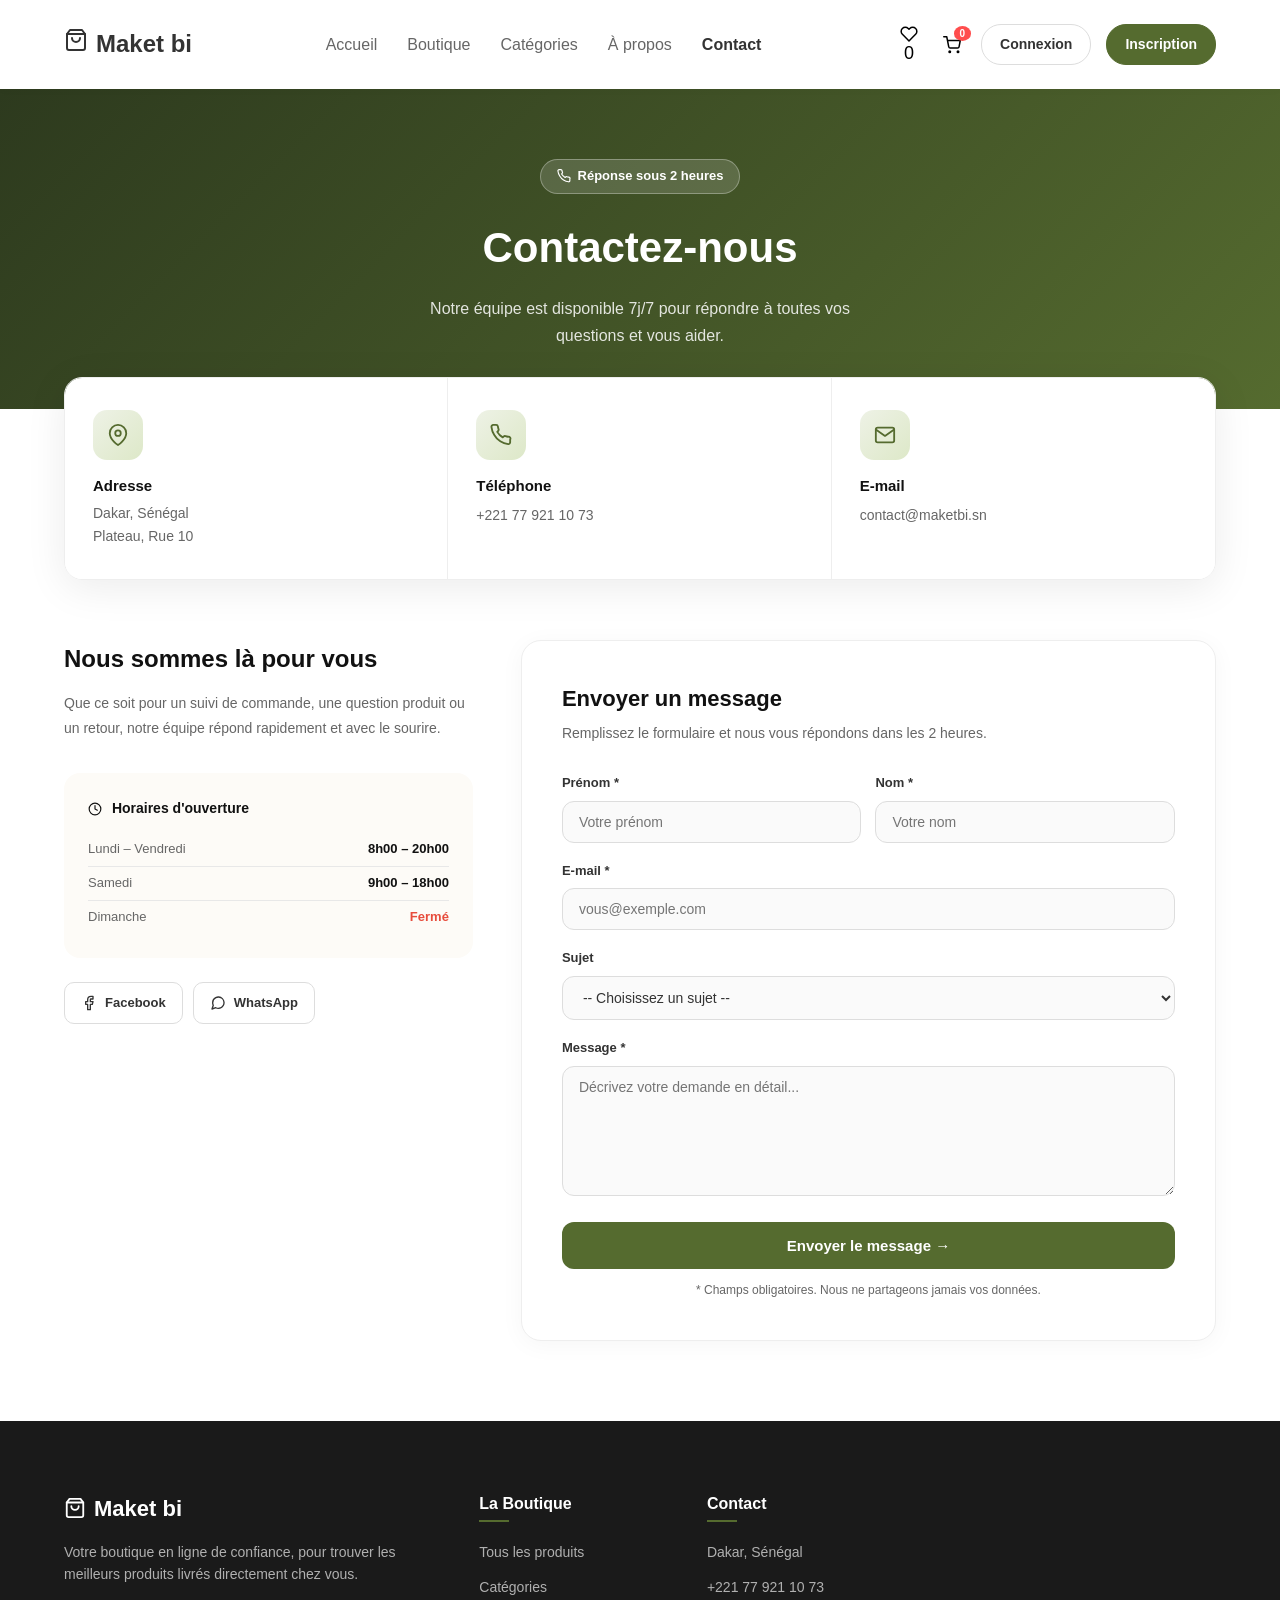
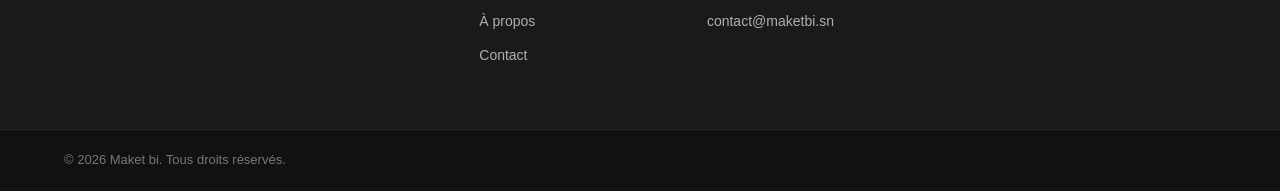
<file: contact.html>
<!DOCTYPE html>
<html lang="fr">
<head>
  <meta charset="UTF-8">
  <meta name="viewport" content="width=device-width, initial-scale=1.0, viewport-fit=cover">
  <title>Contact — Maket bi</title>
  <link rel="stylesheet" href="style.css">
  <style>
    /* ── HERO ── */
    .contact-hero {
      background: linear-gradient(135deg, #2d3a1e 0%, var(--primary-color) 100%);
      padding: 70px 0 60px; text-align: center; color: #fff;
    }
    .contact-hero-badge {
      display: inline-flex; align-items: center; gap: 7px;
      background: rgba(255,255,255,0.15);
      border: 1px solid rgba(255,255,255,0.3);
      padding: 6px 16px; border-radius: 50px;
      font-size: 13px; font-weight: 600; margin-bottom: 20px;
    }
    .contact-hero h1 { font-size: 42px; font-weight: 800; margin-bottom: 14px; }
    .contact-hero p { font-size: 16px; opacity: 0.85; max-width: 480px; margin: 0 auto; line-height: 1.7; }

    /* ── INFO CARDS ── */
    .contact-cards-band { background: #fff; padding: 0 0 0; }
    .contact-cards {
      display: grid; grid-template-columns: repeat(3, 1fr);
      gap: 0; border: 1px solid #eee; border-radius: 18px;
      overflow: hidden; margin-top: -32px;
      box-shadow: 0 8px 40px rgba(0,0,0,0.08);
    }
    .contact-card {
      padding: 32px 28px;
      background: #fff;
      border-right: 1px solid #eee;
      display: flex; flex-direction: column; align-items: flex-start; gap: 14px;
    }
    .contact-card:last-child { border-right: none; }
    .contact-card-icon {
      width: 50px; height: 50px;
      background: linear-gradient(135deg, #eef2e6, #dde8c8);
      border-radius: 14px; display: flex; align-items: center;
      justify-content: center; color: var(--primary-color); flex-shrink: 0;
    }
    .contact-card h3 { font-size: 15px; font-weight: 700; color: #111; margin-bottom: 4px; }
    .contact-card p, .contact-card a { font-size: 14px; color: var(--text-light); text-decoration: none; }
    .contact-card a:hover { color: var(--primary-color); }

    /* ── LAYOUT ── */
    .contact-layout {
      display: grid; grid-template-columns: 1fr 1.7fr;
      gap: 48px; padding: 60px 0 80px; align-items: start;
    }

    /* ── INFOS SIDEBAR ── */
    .contact-info-side h2 { font-size: 24px; font-weight: 800; margin-bottom: 12px; color: #111; }
    .contact-info-side > p { color: var(--text-light); font-size: 14px; line-height: 1.8; margin-bottom: 32px; }

    .hours-card {
      background: var(--bg-light); border-radius: 16px; padding: 24px;
      margin-bottom: 24px;
    }
    .hours-card h4 { font-size: 14px; font-weight: 700; margin-bottom: 14px; color: #111; }
    .hours-row {
      display: flex; justify-content: space-between;
      font-size: 13px; padding: 6px 0; border-bottom: 1px solid #e8e8e8;
    }
    .hours-row:last-child { border-bottom: none; }
    .hours-row .day { color: var(--text-light); }
    .hours-row .time { font-weight: 600; color: #111; }
    .hours-row .closed { color: #e74c3c; font-weight: 600; }

    .social-contact { display: flex; gap: 10px; margin-top: 20px; }
    .social-btn {
      display: flex; align-items: center; gap: 8px;
      padding: 10px 16px; border-radius: 10px; border: 1.5px solid #ddd;
      font-size: 13px; font-weight: 600; color: var(--text-color);
      text-decoration: none; transition: all 0.2s;
    }
    .social-btn:hover { border-color: var(--primary-color); color: var(--primary-color); background: #f9fdf4; }

    /* ── FORMULAIRE ── */
    .contact-form-card {
      background: #fff; border: 1.5px solid #eee;
      border-radius: 20px; padding: 40px;
      box-shadow: 0 4px 24px rgba(0,0,0,0.04);
    }
    .form-header { margin-bottom: 28px; }
    .form-header h2 { font-size: 22px; font-weight: 800; color: #111; margin-bottom: 6px; }
    .form-header p { font-size: 14px; color: var(--text-light); }
    .form-group { margin-bottom: 18px; }
    .form-group label {
      display: block; font-size: 13px; font-weight: 600;
      margin-bottom: 7px; color: #333;
    }
    .form-group input, .form-group select, .form-group textarea {
      width: 100%; padding: 12px 16px;
      border: 1.5px solid #ddd; border-radius: 12px;
      font-size: 14px; font-family: inherit;
      color: var(--text-color); background: #fafafa;
      transition: border-color 0.2s, background 0.2s;
    }
    .form-group input:focus, .form-group select:focus, .form-group textarea:focus {
      outline: none; border-color: var(--primary-color); background: #fff;
    }
    .form-group textarea { resize: vertical; min-height: 130px; }
    .form-row { display: grid; grid-template-columns: 1fr 1fr; gap: 14px; }
    .btn-submit {
      width: 100%; background: var(--primary-color); color: #fff;
      border: none; padding: 15px; border-radius: 12px;
      font-size: 15px; font-weight: 700; cursor: pointer;
      transition: background 0.2s, transform 0.15s;
    }
    .btn-submit:hover { background: var(--primary-hover); transform: translateY(-1px); }
    .form-note { font-size: 12px; color: var(--text-light); text-align: center; margin-top: 12px; }

    /* ── SUCCESS MESSAGE ── */
    .form-success {
      display: none; text-align: center; padding: 40px 20px;
    }
    .form-success .success-icon {
      width: 64px; height: 64px; background: #eef2e6;
      border-radius: 50%; display: flex; align-items: center; justify-content: center;
      margin: 0 auto 18px; color: var(--primary-color);
    }
    .form-success h3 { font-size: 20px; font-weight: 700; margin-bottom: 8px; }
    .form-success p { color: var(--text-light); font-size: 14px; }

    @media (max-width: 900px) {
      .contact-layout { grid-template-columns: 1fr; gap: 32px; padding: 40px 0 60px; }
      .contact-cards { grid-template-columns: 1fr; }
      .contact-card { border-right: none; border-bottom: 1px solid #eee; }
      .contact-card:last-child { border-bottom: none; }
      .contact-hero h1 { font-size: 30px; }
      .contact-form-card { padding: 28px 22px; }
    }
    @media (max-width: 480px) {
      .form-row { grid-template-columns: 1fr; }
      .contact-hero h1 { font-size: 24px; }
    }
  </style>
</head>
<body>
  <header class="main-header">
    <div class="container navbar-container">
      <a href="index.html" class="logo">
        <span class="logo-icon"><svg xmlns="http://www.w3.org/2000/svg" width="24" height="24" viewBox="0 0 24 24" fill="none" stroke="currentColor" stroke-width="2" stroke-linecap="round" stroke-linejoin="round"><path d="M6 2 3 6v14a2 2 0 0 0 2 2h14a2 2 0 0 0 2-2V6l-3-4z"/><line x1="3" y1="6" x2="21" y2="6"/><path d="M16 10a4 4 0 0 1-8 0"/></svg></span> Maket bi
      </a>
      <button class="hamburger" id="hamburger" aria-label="Menu"><span></span><span></span><span></span></button>
      <nav class="nav-links" id="nav-links">
        <a href="index.html">Accueil</a>
        <a href="boutique.html">Boutique</a>
        <a href="categories.html">Catégories</a>
        <a href="a-propos.html">À propos</a>
        <a href="contact.html" class="active">Contact</a>
      </nav>
      <div class="nav-actions">
        <button class="icon-btn wishlist-nav-btn" aria-label="Favoris">
          <svg xmlns="http://www.w3.org/2000/svg" width="18" height="18" viewBox="0 0 24 24" fill="none" stroke="currentColor" stroke-width="2" stroke-linecap="round" stroke-linejoin="round"><path d="M20.84 4.61a5.5 5.5 0 0 0-7.78 0L12 5.67l-1.06-1.06a5.5 5.5 0 0 0-7.78 7.78l1.06 1.06L12 21.23l7.78-7.78 1.06-1.06a5.5 5.5 0 0 0 0-7.78z"/></svg>
          <span class="wishlist-badge">0</span>
        </button>
        <button class="icon-btn cart-btn" aria-label="Panier">
          <svg xmlns="http://www.w3.org/2000/svg" width="18" height="18" viewBox="0 0 24 24" fill="none" stroke="currentColor" stroke-width="2" stroke-linecap="round" stroke-linejoin="round"><circle cx="9" cy="21" r="1"/><circle cx="20" cy="21" r="1"/><path d="M1 1h4l2.68 13.39a2 2 0 0 0 2 1.61h9.72a2 2 0 0 0 2-1.61L23 6H6"/></svg>
          <span class="cart-badge">0</span>
        </button>
        <a href="#" class="btn-auth btn-login">Connexion</a>
        <a href="#" class="btn-auth btn-register">Inscription</a>
      </div>
    </div>
  </header>

  <!-- HERO -->
  <section class="contact-hero">
    <div class="container">
      <div class="contact-hero-badge">
        <svg xmlns="http://www.w3.org/2000/svg" width="14" height="14" viewBox="0 0 24 24" fill="none" stroke="currentColor" stroke-width="2" stroke-linecap="round" stroke-linejoin="round"><path d="M22 16.92v3a2 2 0 0 1-2.18 2 19.79 19.79 0 0 1-8.63-3.07A19.5 19.5 0 0 1 4.69 12 19.79 19.79 0 0 1 1.61 3.38 2 2 0 0 1 3.6 1h3a2 2 0 0 1 2 1.72c.127.96.361 1.903.7 2.81a2 2 0 0 1-.45 2.11L7.91 8.6a16 16 0 0 0 6 6l.92-.92a2 2 0 0 1 2.11-.45c.907.339 1.85.573 2.81.7A2 2 0 0 1 22 16.92z"/></svg>
        Réponse sous 2 heures
      </div>
      <h1>Contactez-nous</h1>
      <p>Notre équipe est disponible 7j/7 pour répondre à toutes vos questions et vous aider.</p>
    </div>
  </section>

  <!-- CARDS INFO -->
  <div class="container">
    <div class="contact-cards">
      <div class="contact-card">
        <div class="contact-card-icon">
          <svg xmlns="http://www.w3.org/2000/svg" width="22" height="22" viewBox="0 0 24 24" fill="none" stroke="currentColor" stroke-width="2" stroke-linecap="round" stroke-linejoin="round"><path d="M21 10c0 7-9 13-9 13s-9-6-9-13a9 9 0 0 1 18 0z"/><circle cx="12" cy="10" r="3"/></svg>
        </div>
        <div>
          <h3>Adresse</h3>
          <p>Dakar, Sénégal<br>Plateau, Rue 10</p>
        </div>
      </div>
      <div class="contact-card">
        <div class="contact-card-icon">
          <svg xmlns="http://www.w3.org/2000/svg" width="22" height="22" viewBox="0 0 24 24" fill="none" stroke="currentColor" stroke-width="2" stroke-linecap="round" stroke-linejoin="round"><path d="M22 16.92v3a2 2 0 0 1-2.18 2 19.79 19.79 0 0 1-8.63-3.07A19.5 19.5 0 0 1 4.69 12 19.79 19.79 0 0 1 1.61 3.38 2 2 0 0 1 3.6 1h3a2 2 0 0 1 2 1.72c.127.96.361 1.903.7 2.81a2 2 0 0 1-.45 2.11L7.91 8.6a16 16 0 0 0 6 6l.92-.92a2 2 0 0 1 2.11-.45c.907.339 1.85.573 2.81.7A2 2 0 0 1 22 16.92z"/></svg>
        </div>
        <div>
          <h3>Téléphone</h3>
          <a href="tel:+221779211073">+221 77 921 10 73</a>
        </div>
      </div>
      <div class="contact-card">
        <div class="contact-card-icon">
          <svg xmlns="http://www.w3.org/2000/svg" width="22" height="22" viewBox="0 0 24 24" fill="none" stroke="currentColor" stroke-width="2" stroke-linecap="round" stroke-linejoin="round"><path d="M4 4h16c1.1 0 2 .9 2 2v12c0 1.1-.9 2-2 2H4c-1.1 0-2-.9-2-2V6c0-1.1.9-2 2-2z"/><polyline points="22,6 12,13 2,6"/></svg>
        </div>
        <div>
          <h3>E-mail</h3>
          <a href="mailto:contact@maketbi.sn">contact@maketbi.sn</a>
        </div>
      </div>
    </div>
  </div>

  <!-- LAYOUT PRINCIPAL -->
  <div class="container">
    <div class="contact-layout">

      <!-- INFOS -->
      <div class="contact-info-side">
        <h2>Nous sommes là pour vous</h2>
        <p>Que ce soit pour un suivi de commande, une question produit ou un retour, notre équipe répond rapidement et avec le sourire.</p>

        <div class="hours-card">
          <h4>
            <svg xmlns="http://www.w3.org/2000/svg" width="14" height="14" viewBox="0 0 24 24" fill="none" stroke="currentColor" stroke-width="2" stroke-linecap="round" stroke-linejoin="round" style="vertical-align:middle;margin-right:6px;"><circle cx="12" cy="12" r="10"/><polyline points="12 6 12 12 16 14"/></svg>
            Horaires d'ouverture
          </h4>
          <div class="hours-row"><span class="day">Lundi – Vendredi</span><span class="time">8h00 – 20h00</span></div>
          <div class="hours-row"><span class="day">Samedi</span><span class="time">9h00 – 18h00</span></div>
          <div class="hours-row"><span class="day">Dimanche</span><span class="closed">Fermé</span></div>
        </div>

        <div class="social-contact">
          <a href="#" class="social-btn">
            <svg xmlns="http://www.w3.org/2000/svg" width="16" height="16" viewBox="0 0 24 24" fill="none" stroke="currentColor" stroke-width="2" stroke-linecap="round" stroke-linejoin="round"><path d="M18 2h-3a5 5 0 0 0-5 5v3H7v4h3v8h4v-8h3l1-4h-4V7a1 1 0 0 1 1-1h3z"/></svg>
            Facebook
          </a>
          <a href="#" class="social-btn">
            <svg xmlns="http://www.w3.org/2000/svg" width="16" height="16" viewBox="0 0 24 24" fill="none" stroke="currentColor" stroke-width="2" stroke-linecap="round" stroke-linejoin="round"><path d="M21 11.5a8.38 8.38 0 0 1-.9 3.8 8.5 8.5 0 0 1-7.6 4.7 8.38 8.38 0 0 1-3.8-.9L3 21l1.9-5.7a8.38 8.38 0 0 1-.9-3.8 8.5 8.5 0 0 1 4.7-7.6 8.38 8.38 0 0 1 3.8-.9h.5a8.48 8.48 0 0 1 8 8v.5z"/></svg>
            WhatsApp
          </a>
        </div>
      </div>

      <!-- FORMULAIRE -->
      <div class="contact-form-card">
        <div class="form-header">
          <h2>Envoyer un message</h2>
          <p>Remplissez le formulaire et nous vous répondons dans les 2 heures.</p>
        </div>
        <form id="contact-form" novalidate>
          <div class="form-row">
            <div class="form-group">
              <label for="c-prenom">Prénom *</label>
              <input type="text" id="c-prenom" placeholder="Votre prénom" required>
            </div>
            <div class="form-group">
              <label for="c-nom">Nom *</label>
              <input type="text" id="c-nom" placeholder="Votre nom" required>
            </div>
          </div>
          <div class="form-group">
            <label for="c-email">E-mail *</label>
            <input type="email" id="c-email" placeholder="vous@exemple.com" required>
          </div>
          <div class="form-group">
            <label for="c-sujet">Sujet</label>
            <select id="c-sujet">
              <option value="">-- Choisissez un sujet --</option>
              <option>Suivi de commande</option>
              <option>Retour / Remboursement</option>
              <option>Question sur un produit</option>
              <option>Problème de livraison</option>
              <option>Autre</option>
            </select>
          </div>
          <div class="form-group">
            <label for="c-message">Message *</label>
            <textarea id="c-message" placeholder="Décrivez votre demande en détail..." required></textarea>
          </div>
          <button type="submit" class="btn-submit">Envoyer le message →</button>
          <p class="form-note">* Champs obligatoires. Nous ne partageons jamais vos données.</p>
        </form>
        <div class="form-success" id="form-success">
          <div class="success-icon">
            <svg xmlns="http://www.w3.org/2000/svg" width="28" height="28" viewBox="0 0 24 24" fill="none" stroke="currentColor" stroke-width="2.5" stroke-linecap="round" stroke-linejoin="round"><polyline points="20 6 9 17 4 12"/></svg>
          </div>
          <h3>Message envoyé !</h3>
          <p>Merci pour votre message. Notre équipe vous répondra dans les plus brefs délais.</p>
        </div>
      </div>
    </div>
  </div>

  <footer class="main-footer">
    <div class="container footer-container">
      <div class="footer-col">
        <h2 class="footer-logo"><svg xmlns="http://www.w3.org/2000/svg" width="22" height="22" viewBox="0 0 24 24" fill="none" stroke="currentColor" stroke-width="2" stroke-linecap="round" stroke-linejoin="round"><path d="M6 2 3 6v14a2 2 0 0 0 2 2h14a2 2 0 0 0 2-2V6l-3-4z"/><line x1="3" y1="6" x2="21" y2="6"/><path d="M16 10a4 4 0 0 1-8 0"/></svg> Maket bi</h2>
        <p class="footer-about">Votre boutique en ligne de confiance, pour trouver les meilleurs produits livrés directement chez vous.</p>
      </div>
      <div class="footer-col"><h3>La Boutique</h3><ul>
        <li><a href="boutique.html">Tous les produits</a></li>
        <li><a href="categories.html">Catégories</a></li>
        <li><a href="a-propos.html">À propos</a></li>
        <li><a href="contact.html">Contact</a></li>
      </ul></div>
      <div class="footer-col"><h3>Contact</h3><ul class="contact-info">
        <li>Dakar, Sénégal</li>
        <li>+221 77 921 10 73</li>
        <li>contact@maketbi.sn</li>
      </ul></div>
    </div>
    <div class="footer-bottom"><div class="container bottom-container"><p>&copy; 2026 Maket bi. Tous droits réservés.</p></div></div>
  </footer>

  <script src="main.js"></script>
  <script src="auth.js"></script>
  <script>
    document.getElementById('contact-form').addEventListener('submit', function(e) {
      e.preventDefault();
      const prenom = document.getElementById('c-prenom').value.trim();
      const email = document.getElementById('c-email').value.trim();
      const message = document.getElementById('c-message').value.trim();
      if (!prenom || !email || !message) {
        alert('Veuillez remplir tous les champs obligatoires.');
        return;
      }
      this.style.display = 'none';
      document.getElementById('form-success').style.display = 'block';
    });
  </script>
</body>
</html>
</file>
<file: style.css>
html {
    scroll-behavior: smooth;
}

:root {
    --primary-color: #556B2F;       /* Vert olive de la maquette */
    --primary-hover: #3e4f22;
    --secondary-color: #ffffff;
    --text-color: #333333;
    --text-light: #666666;
    --bg-light: #fdfbf7;           /* Fond beige très clair */
    --bg-podium: #f3ece3;          /* Couleur du podium */
    --font-family: 'Segoe UI', Tahoma, Geneva, Verdana, sans-serif;
    --max-width: 1200px;
}

* {
    margin: 0;
    padding: 0;
    box-sizing: border-box;
}

body {
    font-family: var(--font-family);
    color: var(--text-color);
    background-color: #ffffff;
    line-height: 1.6;
}

/* Conteneur global pour centrer le contenu */
.container {
    width: 90%;
    max-width: var(--max-width);
    margin: 0 auto;
}

/* Liens globaux */
a {
    text-decoration: none;
    color: inherit;
}

/* Boutons globaux */
.btn {
    display: inline-block;
    padding: 12px 28px;
    border-radius: 25px;
    font-weight: 600;
    transition: all 0.3s ease;
    cursor: pointer;
}

.btn-primary {
    background-color: var(--primary-color);
    color: white;
    border: 1px solid var(--primary-color);
}

.btn-primary:hover {
    background-color: var(--primary-hover);
    border-color: var(--primary-hover);
}

.btn-secondary {
    background-color: transparent;
    color: var(--text-color);
    border: 1px solid #dddddd;
}

.btn-secondary:hover {
    background-color: #f5f5f5;
    border-color: #bbbbbb;
}

/* ==========================================================================
   2. BARRE DE NAVIGATION (NAVBAR)
   ========================================================================== */
.main-header {
    background-color: #ffffff;
    position: sticky;
    top: 0;
    z-index: 1000;
    box-shadow: 0 2px 10px rgba(0,0,0,0.02);
}

.navbar-container {
    display: flex;
    justify-content: space-between;
    align-items: center;
    padding: 20px 0;
}

.logo {
    font-size: 24px;
    font-weight: 700;
    display: flex;
    align-items: center;
    gap: 8px;
    color: var(--text-color);
}

.nav-links {
    display: flex;
    gap: 30px;
}

.nav-links a {
    font-weight: 500;
    color: var(--text-light);
    transition: color 0.2s;
}

.nav-links a:hover, 
.nav-links a.active {
    color: var(--text-color);
    font-weight: 600;
}

.nav-actions {
    display: flex;
    gap: 15px;
    align-items: center;
}

.icon-btn {
    background: none;
    border: none;
    font-size: 18px;
    cursor: pointer;
    position: relative;
    padding: 5px;
    transition: transform 0.2s;
}

.icon-btn:hover {
    transform: scale(1.1);
}

.search-wrapper {
    position: relative;
    display: flex;
    align-items: center;
}

.search-bar {
    display: none;
    align-items: center;
    background: #f5f5f5;
    border: 1px solid #ddd;
    border-radius: 20px;
    padding: 4px 10px;
    gap: 6px;
    position: absolute;
    right: 40px;
    top: 50%;
    transform: translateY(-50%);
    width: 220px;
    z-index: 10;
}

.search-bar.active {
    display: flex;
}

.search-bar input {
    border: none;
    background: transparent;
    outline: none;
    font-size: 14px;
    width: 100%;
    color: var(--text-color);
}

#search-clear {
    background: none;
    border: none;
    cursor: pointer;
    font-size: 12px;
    color: var(--text-light);
    padding: 0;
    line-height: 1;
}

#search-clear:hover {
    color: var(--text-color);
}

.no-results {
    grid-column: 1 / -1;
    text-align: center;
    color: var(--text-light);
    padding: 40px 0;
    font-size: 15px;
}

.btn-auth {
    padding: 8px 18px;
    border-radius: 20px;
    font-size: 14px;
    font-weight: 600;
    cursor: pointer;
    transition: all 0.2s ease;
    text-decoration: none;
}

.btn-login {
    background-color: transparent;
    color: var(--text-color);
    border: 1px solid #dddddd;
}

.btn-login:hover {
    background-color: #f5f5f5;
    border-color: #bbbbbb;
}

.btn-register {
    background-color: var(--primary-color);
    color: #ffffff;
    border: 1px solid var(--primary-color);
}

.btn-register:hover {
    background-color: var(--primary-hover);
    border-color: var(--primary-hover);
}

/* Badge rouge/orange pour le nombre d'articles dans le panier */
.cart-badge {
    position: absolute;
    top: -5px;
    right: -5px;
    background-color: #ff4d4d;
    color: white;
    font-size: 10px;
    font-weight: bold;
    padding: 2px 6px;
    border-radius: 50%;
}

/* ==========================================================================
   3. SECTION PRINCIPALE (HERO SECTION)
   ========================================================================== */
.hero-section {
    background-color: var(--bg-light);
    padding: 60px 0;
    overflow: hidden;
}

.hero-container {
    display: flex;
    align-items: center;
    justify-content: space-between;
    gap: 40px;
}

/* Colonne de gauche (Texte) */
.hero-content {
    flex: 1;
    max-width: 550px;
}

.badge {
    display: inline-block;
    background-color: #ededed;
    color: var(--text-light);
    padding: 6px 16px;
    border-radius: 20px;
    font-size: 13px;
    font-weight: 600;
    margin-bottom: 24px;
}

.hero-content h1 {
    font-size: 48px;
    line-height: 1.2;
    margin-bottom: 20px;
    color: #111111;
}

.hero-description {
    font-size: 16px;
    color: var(--text-light);
    margin-bottom: 35px;
    max-width: 480px;
}

.hero-actions {
    display: flex;
    gap: 15px;
    margin-bottom: 40px;
}

/* Section Avis Clients (Preuve sociale) */
.hero-reviews {
    display: flex;
    align-items: center;
    gap: 15px;
}

.customer-avatars {
    display: flex;
}

.customer-avatars img {
    width: 35px;
    height: 35px;
    border-radius: 50%;
    object-fit: cover;
    border: 2px solid white;
    margin-right: -10px; /* Effet de chevauchement */
}

.reviews-text {
    font-size: 14px;
    color: var(--text-light);
    margin-left: 5px;
}

/* Colonne de droite (Visuel) */
.hero-visual {
    flex: 1;
    display: flex;
    justify-content: center;
    align-items: center;
}

/* Le podium arrondi de la maquette */
.podium-display {
    width: 100%;
    max-width: 450px;
    aspect-ratio: 1 / 1;
    background-color: var(--bg-podium);
    border-radius: 50% 50% 40% 40%; /* Forme organique proche de la maquette */
    position: relative;
    display: flex;
    justify-content: center;
    align-items: center;
}

.main-hero-img {
    width: 75%;
    height: auto;
    object-fit: contain;
    transform: translateY(-20px); /* Fait "sortir" l'objet du podium */
    filter: drop-shadow(0 20px 30px rgba(0,0,0,0.15));
}

/* ── HAMBURGER MENU ─────────────────────────────────── */
.hamburger {
    display: none;
    flex-direction: column;
    gap: 5px;
    background: none;
    border: none;
    cursor: pointer;
    padding: 8px;
    z-index: 1100;
    border-radius: 8px;
    transition: background 0.2s;
}

.hamburger:hover { background: #f5f5f5; }

.hamburger span {
    display: block;
    width: 22px;
    height: 2px;
    background-color: var(--text-color);
    border-radius: 2px;
    transition: all 0.3s ease;
}

.hamburger.open span:nth-child(1) { transform: rotate(45deg) translate(5px, 5px); }
.hamburger.open span:nth-child(2) { opacity: 0; transform: scaleX(0); }
.hamburger.open span:nth-child(3) { transform: rotate(-45deg) translate(5px, -5px); }

/* ── RESPONSIVE TABLETTE ────────────────────────────── */
@media (max-width: 992px) {
    .hero-content h1 { font-size: 38px; }

    .nav-links { gap: 20px; }

    .footer-container {
        grid-template-columns: repeat(2, 1fr);
        gap: 30px;
    }
}

/* ── RESPONSIVE MOBILE (≤768px) ─────────────────────── */
@media (max-width: 768px) {

    /* --- Navbar --- */
    .navbar-container {
        padding: 14px 0;
        position: relative;
    }

    .hamburger { display: flex; }

    .nav-links {
        display: none;
        flex-direction: column;
        position: absolute;
        top: calc(100% + 1px);
        left: -5%;
        right: -5%;
        background: #ffffff;
        padding: 16px 20px 24px;
        gap: 4px;
        box-shadow: 0 12px 30px rgba(0,0,0,0.10);
        z-index: 1000;
        border-top: 1px solid #f0f0f0;
    }

    .nav-links.open { display: flex; }

    .nav-links a {
        padding: 12px 8px;
        border-bottom: 1px solid #f5f5f5;
        font-size: 15px;
    }

    .nav-links a:last-child { border-bottom: none; }

    /* Boutons auth dans le menu mobile */
    .nav-links .btn-auth-mobile {
        display: flex;
        gap: 10px;
        padding: 16px 8px 0;
    }

    .nav-actions { gap: 6px; }

    .btn-auth {
        padding: 7px 12px;
        font-size: 12px;
    }

    /* --- Hero --- */
    .hero-section { padding: 40px 0 50px; }

    .hero-container {
        flex-direction: column-reverse;
        text-align: center;
        gap: 30px;
    }

    .hero-content { max-width: 100%; }

    .hero-content h1 {
        font-size: 28px;
        line-height: 1.25;
    }

    .hero-description {
        font-size: 14px;
        max-width: 100%;
    }

    .hero-actions {
        justify-content: center;
        flex-wrap: wrap;
        gap: 12px;
    }

    .hero-actions .btn {
        flex: 1;
        min-width: 140px;
        text-align: center;
    }

    .hero-reviews { justify-content: center; }

    .podium-display {
        width: 240px;
        height: 240px;
    }

    /* --- Features bar --- */
    .features-bar { padding: 30px 0; }

    .features-container {
        display: grid;
        grid-template-columns: 1fr 1fr;
        gap: 20px;
    }

    .feature-item {
        width: 100%;
        justify-content: flex-start;
        padding: 0;
    }

    .feature-text p { white-space: normal; }

    /* --- Catégories --- */
    .categories-section { padding: 40px 0; }

    .categories-display {
        justify-content: flex-start;
        gap: 16px;
        padding-bottom: 12px;
        -webkit-overflow-scrolling: touch;
        scrollbar-width: none;
    }

    .categories-display::-webkit-scrollbar { display: none; }

    .category-circle {
        width: 85px;
        height: 85px;
    }

    .category-item span { font-size: 12px; }

    /* --- Grille produits --- */
    .products-section { padding: 40px 0; }

    .products-grid {
        grid-template-columns: repeat(2, 1fr);
        gap: 14px;
    }

    .product-image-container { height: 170px; }

    .product-title { font-size: 14px; }

    .current-price { font-size: 15px; }

    .add-to-cart-btn {
        padding: 10px;
        font-size: 13px;
    }

    /* --- Section header --- */
    .section-header h2 { font-size: 20px; }

    /* --- Promo --- */
    .promo-section { padding: 40px 0; }

    .promo-banner {
        flex-direction: column;
        text-align: center;
        padding: 36px 24px;
        gap: 32px;
        border-radius: 16px;
    }

    .promo-content { max-width: 100%; }

    .promo-content h2 { font-size: 26px; }

    .countdown-container { justify-content: center; gap: 10px; }

    .countdown-box { min-width: 62px; padding: 10px 8px; }

    .countdown-box .time { font-size: 20px; }

    .promo-image-box { width: 100%; }

    .promo-img {
        max-width: 65%;
        transform: none;
    }

    /* --- Témoignages --- */
    .testimonials-section { padding: 50px 0; }

    .testimonials-header h2 { font-size: 24px; }

    .testimonials-grid { gap: 16px; }

    .testimonial-card { padding: 24px 20px; }

    /* --- Footer --- */
    .main-footer { padding: 50px 0 0; }

    .footer-container {
        grid-template-columns: 1fr 1fr;
        gap: 28px;
    }

    .footer-col:first-child {
        grid-column: 1 / -1;
    }
}

/* ── RESPONSIVE PETIT MOBILE (≤480px) ───────────────── */
@media (max-width: 480px) {

    .btn-login, .btn-register { display: none; }

    /* Hero */
    .hero-content h1 { font-size: 24px; }

    .hero-actions .btn {
        padding: 11px 16px;
        font-size: 13px;
    }

    .podium-display {
        width: 200px;
        height: 200px;
    }

    /* Features : 1 colonne */
    .features-container { grid-template-columns: 1fr; gap: 16px; }

    /* Produits : 1 colonne sur très petit écran */
    .products-grid {
        grid-template-columns: 1fr;
        gap: 14px;
    }

    .product-image-container { height: 200px; }

    /* Promo */
    .promo-banner { padding: 28px 16px; }
    .promo-content h2 { font-size: 22px; }
    .countdown-box { min-width: 56px; }
    .countdown-box .time { font-size: 18px; }
    .promo-img { max-width: 75%; }

    /* Footer : 1 colonne */
    .footer-container { grid-template-columns: 1fr; gap: 28px; }

    .bottom-container {
        flex-direction: column;
        gap: 8px;
        text-align: center;
    }
}

.hero-visual {
    flex: 1;
    display: flex;
    justify-content: center;
    align-items: center;
}

/* Le podium devient un rond parfait */
.podium-display {
    width: 400px;               /* Largeur fixe pour le rond */
    height: 400px;              /* Même hauteur pour garantir le carré parfait */
    background-color: var(--bg-podium);
    border-radius: 50%;         /* Transforme le carré en cercle parfait */
    display: flex;
    justify-content: center;
    align-items: center;
    position: relative;
    box-shadow: inset 0 0 20px rgba(0,0,0,0.05); /* Léger ombrage interne pour du relief */
}

/* Ajustement de l'image du sac à dos */
.main-hero-img {
    width: 70%;                 /* Taille du sac par rapport au rond */
    height: 70%;
    object-fit: contain;        /* Empêche le sac d'être déformé */
    filter: drop-shadow(0 15px 25px rgba(0,0,0,0.15)); /* Ombre réaliste sous le sac */
    transition: transform 0.3s ease;
}

/* Petit effet sympa : le sac bouge légèrement quand on passe la souris sur le rond */
.podium-display:hover .main-hero-img {
    transform: translateY(-10px) scale(1.05);
}

/* ==========================================================================
   ADAPTATION POUR LES ÉCRANS MOBILES
   ========================================================================== */
@media (max-width: 768px) {
    .podium-display {
        width: 280px;           /* On réduit la taille du rond sur téléphone */
        height: 280px;
    }
}
.hero-visual {
    flex: 1;
    display: flex;
    justify-content: center;
    align-items: center;
}

.podium-display {
    width: 400px;               /* Taille du cercle */
    height: 400px;
    background-color: var(--bg-podium);
    border-radius: 50%;         /* Forme circulaire */
    position: relative;
    
    /* 🔴 LA PROPRIÉTÉ MAGIQUE ICI 🔴 */
    overflow: hidden;           /* Tout ce qui dépasse de la forme circulaire est MASQUÉ */
    
    display: flex;
    justify-content: center;
    align-items: center;
    box-shadow: inset 0 0 15px rgba(0,0,0,0.08); /* Léger relief pour le cercle */
}

.main-hero-img {
    width: 100%;                /* L'image prend toute la largeur du cercle */
    height: 100%;               /* L'image prend toute la hauteur du cercle */
    object-fit: cover;         /* 🔴 C'EST L'AUTRE SECRET : cover remplit tout le cercle, contain laissait des bords 🔴 */
    
    filter: none;               /* On enlève l'ombre portée qui ne marche plus avec overflow: hidden */
    transition: transform 0.3s ease;
}

/* Effet de zoom sympa quand on survole */
.podium-display:hover .main-hero-img {
    transform: scale(1.1);      /* Le sac zoome légèrement sans dépasser du cercle */
}

/* ==========================================================================
   ADAPTATION POUR LES ÉCRANS MOBILES
   ========================================================================== */
@media (max-width: 768px) {
    .podium-display {
        width: 280px;           /* Réduction taille sur téléphone */
        height: 280px;
    }
}
.features-bar {
    background-color: #ffffff;
    padding: 40px 0;
    border-bottom: 1px solid #eeeeee; /* Petite ligne de séparation subtile */
}

.features-container {
    display: flex;
    justify-content: space-between; /* Espace les 4 blocs de manière égale */
    align-items: center;
    gap: 20px;
}

.feature-item {
    display: flex;
    align-items: center; /* Aligne l'icône verticalement avec le texte */
    gap: 15px;          /* Espace entre l'icône et le texte */
    flex: 1;            /* Donne la même largeur par défaut à chaque bloc */
}

.feature-icon {
    width: 45px;
    height: 45px;
    background-color: var(--bg-podium); /* On réutilise le beige doux */
    border-radius: 50%;                 /* Un joli petit rond pour l'icône */
    display: flex;
    justify-content: center;
    align-items: center;
    font-size: 20px;
}

.feature-text h3 {
    font-size: 15px;
    font-weight: 600;
    color: var(--text-color);
    margin-bottom: 2px;
}

.feature-text p {
    font-size: 12px;
    color: var(--text-light);
    white-space: nowrap; /* Évite que le texte passe à la ligne maladroitement */
}

/* Responsive : Adaptation pour les tablettes et smartphones */
@media (max-width: 992px) {
    .features-container {
        flex-wrap: wrap; /* Permet aux éléments de passer à la ligne si l'écran est petit */
        justify-content: center;
        gap: 30px;
    }
    
    .feature-item {
        flex: none;
        width: 40%; /* 2 blocs par ligne sur tablette */
        justify-content: center;
    }
}

@media (max-width: 576px) {
    .feature-item {
        width: 100%; /* 1 seul bloc par ligne sur gros zoom / petit téléphone */
        justify-content: flex-start;
        padding-left: 10%;
    }
}
/* ==========================================================================
   5. APERÇU DES CATÉGORIES (SHOP BY CATEGORIES)
   ========================================================================== */
.categories-section {
    padding: 60px 0;
    background-color: #ffffff;
}

/* En-tête réutilisable pour les sections (Titre à gauche, lien à droite) */
.section-header {
    display: flex;
    justify-content: space-between;
    align-items: center;
    margin-bottom: 35px;
}

.section-header h2 {
    font-size: 24px;
    font-weight: 700;
    color: var(--text-color);
}

.view-all-link {
    font-size: 14px;
    font-weight: 600;
    color: var(--text-light);
    transition: color 0.2s;
}

.view-all-link:hover {
    color: var(--primary-color);
}

/* Conteneur des catégories alignées horizontalement */
.categories-display {
    display: flex;
    justify-content: space-between;
    align-items: center;
    gap: 15px;
    overflow-x: auto; /* Permet de défiler horizontalement sur très petit écran */
    padding-bottom: 10px;
}

/* Élément individuel (Lien global entourant le cercle + le texte) */
.category-item {
    display: flex;
    flex-direction: column;
    align-items: center;
    gap: 12px;
    text-align: center;
    flex-shrink: 0; /* Empêche les cercles de rétrécir sur petit écran */
    transition: transform 0.2s ease;
}

.category-item:hover {
    transform: translateY(-5px);
}

/* Le rond de la catégorie */
.category-circle {
    width: 120px;
    height: 120px;
    border-radius: 50%;
    display: flex;
    justify-content: center;
    align-items: center;
    overflow: hidden; /* Découpe l'image aux bords du cercle */
    position: relative;
    transition: box-shadow 0.3s;
}

.category-item:hover .category-circle {
    box-shadow: 0 10px 20px rgba(0, 0, 0, 0.08);
}

/* Style des images dans les cercles */
.category-circle img {
    width: 75%;
    height: 75%;
    object-fit: contain; /* Garde les proportions de l'objet */
    transition: transform 0.3s ease;
}

.category-item:hover .category-circle img {
    transform: scale(1.1); /* Léger effet de zoom au survol */
}

/* Le texte sous le rond */
.category-item span {
    font-size: 14px;
    font-weight: 600;
    color: var(--text-color);
}

/* Couleurs de fond pastels et douces pour chaque bulle (comme la maquette) */
.bg-blue   { background-color: #e8f0f8; }
.bg-pink   { background-color: #fbeeee; }
.bg-yellow { background-color: #f7f0e4; }
.bg-purple { background-color: #f1ecf7; }
.bg-grey   { background-color: #f0f2f2; }
.bg-orange { background-color: #fdf0ea; }

/* Responsive mobile */
@media (max-width: 768px) {
    .categories-display {
        justify-content: flex-start; /* Aligne à gauche pour le défilement tactile */
        gap: 25px;
    }
    
    .category-circle {
        width: 100px; /* Cercles légèrement plus petits sur mobile */
        height: 100px;
    }
}
/* Le rond de la catégorie */
.category-circle {
    width: 120px;
    height: 120px;
    border-radius: 50%;         /* Forme circulaire */
    display: flex;
    justify-content: center;
    align-items: center;
    position: relative;
    transition: box-shadow 0.3s;
    
    /* 🔴 LA PROPRIÉTÉ MAGIQUE ICI 🔴 */
    overflow: hidden;           /* Tout ce qui dépasse du cercle est MASQUÉ */
}

/* Style des images DANS les cercles */
.category-circle img {
    /* 🔴 AJUSTEMENT DE L'IMAGE POUR UN EFFET "INCORPORÉ" 🔴 */
    width: 100%;                /* L'image prend toute la largeur du cercle */
    height: 100%;               /* L'image prend toute la hauteur du cercle */
    
    object-fit: cover;         /* 🔴 C'EST L'AUTRE SECRET : cover remplit tout le cercle, contain laissait des bords 🔴 */
    
    transition: transform 0.3s ease;
}

/* Effet de zoom sympa quand on survole l'objet complet */
.category-item:hover .category-circle img {
    transform: scale(1.1); /* Le sac ou la montre zoome sans déborder */
}
/* ==========================================================================
   6. GRILLE DES PRODUITS (BEST SELLING)
   ========================================================================== */
.products-section {
    padding: 60px 0;
    background-color: #fafafa;
}

/* Grille principale (boutique) */
.products-grid {
    display: grid;
    grid-template-columns: repeat(auto-fit, minmax(240px, 1fr));
    gap: 25px;
}

/* ── SCROLL HORIZONTAL (accueil) ── */
.products-scroll-track {
    overflow-x: auto;
    overflow-y: visible;
    padding-bottom: 16px;
    margin: 0 -20px;
    padding-left: 20px;
    padding-right: 20px;
    scrollbar-width: none;
    -webkit-overflow-scrolling: touch;
    scroll-snap-type: x mandatory;
}
.products-scroll-track::-webkit-scrollbar { display: none; }

.products-grid--scroll {
    display: flex;
    gap: 20px;
    grid-template-columns: none;
    width: max-content;
}

.products-grid--scroll .product-card {
    width: 250px;
    flex-shrink: 0;
    scroll-snap-align: start;
}

/* ── BOUTONS FLÈCHE ── */
.scroll-arrow {
    width: 34px; height: 34px;
    border-radius: 50%;
    border: 1.5px solid #ddd;
    background: #fff;
    cursor: pointer;
    display: flex; align-items: center; justify-content: center;
    color: var(--text-color);
    transition: border-color 0.2s, color 0.2s, background 0.2s;
}
.scroll-arrow:hover {
    border-color: var(--primary-color);
    color: var(--primary-color);
    background: #f9fdf4;
}

/* Structure d'une carte produit */
.product-card {
    background-color: #ffffff;
    border: 1px solid #eef0f2;
    border-radius: 12px;
    overflow: hidden;
    display: flex;
    flex-direction: column;
    transition: transform 0.3s ease, box-shadow 0.3s ease;
    position: relative;
}

.product-card:hover {
    transform: translateY(-5px);
    box-shadow: 0 12px 25px rgba(0, 0, 0, 0.05);
}

/* Zone supérieure de la carte (Image) */
.product-image-container {
    width: 100%;
    height: 220px;
    background-color: #f7f8fa; /* Fond gris très clair pour l'image */
    display: flex;
    justify-content: center;
    align-items: center;
    position: relative;
    padding: 20px;
}

.product-img {
    max-width: 100%;
    max-height: 100%;
    object-fit: contain; /* L'image s'ajuste parfaitement sans être coupée ni déformée */
    transition: transform 0.3s ease;
}

.product-card:hover .product-img {
    transform: scale(1.05); /* Zoom discret de l'article au survol */
}

/* Bouton favoris (Cœur) */
.wishlist-btn {
    position: absolute;
    top: 15px;
    right: 15px;
    background-color: #ffffff;
    border: none;
    width: 32px;
    height: 32px;
    border-radius: 50%;
    display: flex;
    justify-content: center;
    align-items: center;
    cursor: pointer;
    box-shadow: 0 2px 8px rgba(0,0,0,0.06);
    font-size: 14px;
    z-index: 2;
    transition: background-color 0.2s;
}

.wishlist-btn:hover {
    background-color: #f0f0f0;
}

/* Zone inférieure (Informations et prix) */
.product-info {
    padding: 20px;
    display: flex;
    flex-direction: column;
    flex-grow: 1; /* Pousse le bouton d'achat toujours tout en bas de la carte */
}

.product-title {
    font-size: 16px;
    font-weight: 600;
    color: var(--text-color);
    margin-bottom: 8px;
    line-height: 1.4;
}

/* Système de notation (Étoiles) */
.product-rating {
    display: flex;
    align-items: center;
    gap: 5px;
    font-size: 13px;
    margin-bottom: 12px;
}

.rating-value {
    font-weight: 600;
    color: var(--text-color);
}

.rating-count {
    color: var(--text-light);
}

/* Ligne des prix */
.product-price-row {
    display: flex;
    align-items: center;
    gap: 10px;
    margin-bottom: 20px;
}

.current-price {
    font-size: 18px;
    font-weight: 700;
    color: var(--text-color);
}

.old-price {
    font-size: 14px;
    color: #b5b5b5;
    text-decoration: line-through; /* Barre l'ancien prix */
}

/* Bouton d'achat vert olive */
.add-to-cart-btn {
    width: 100%;
    background-color: var(--primary-color); /* Utilise le vert olive défini au début */
    color: #ffffff;
    border: none;
    padding: 12px;
    border-radius: 8px;
    font-weight: 600;
    font-size: 14px;
    cursor: pointer;
    transition: background-color 0.2s ease;
    margin-top: auto; /* Force l'alignement parfait du bouton en bas */
}

.add-to-cart-btn:hover {
    background-color: var(--primary-hover);
}
/* ==========================================================================
   7. BANNIÈRE PROMO (PROMO BANNER)
   ========================================================================== */
.promo-section {
    padding: 60px 0;
    background-color: #ffffff;
}

/* Le bloc principal de la bannière */
.promo-banner {
    background-color: var(--bg-podium); /* On utilise le beige chaud pour contraster */
    border-radius: 20px;
    display: flex;
    align-items: center;
    justify-content: space-between;
    padding: 60px;
    overflow: hidden; /* Garde les éléments propres si besoin */
    position: relative;
}

/* Côté gauche : Textes et compte à rebours */
.promo-content {
    flex: 1;
    max-width: 500px;
    z-index: 2;
}

.promo-badge {
    display: inline-block;
    background-color: #ffffff;
    color: #ff4d4d;
    padding: 6px 14px;
    border-radius: 20px;
    font-size: 12px;
    font-weight: 700;
    margin-bottom: 20px;
    text-transform: uppercase;
}

.promo-content h2 {
    font-size: 38px;
    line-height: 1.2;
    color: var(--text-color);
    margin-bottom: 15px;
}

.promo-text {
    color: var(--text-light);
    font-size: 15px;
    margin-bottom: 30px;
}

/* Compte à rebours */
.countdown-container {
    display: flex;
    gap: 15px;
    margin-bottom: 35px;
}

.countdown-box {
    background-color: #ffffff;
    padding: 10px;
    border-radius: 10px;
    min-width: 70px;
    text-align: center;
    box-shadow: 0 4px 10px rgba(0, 0, 0, 0.03);
}

.countdown-box .time {
    display: block;
    font-size: 22px;
    font-weight: 700;
    color: var(--primary-color);
    line-height: 1;
    margin-bottom: 4px;
}

.countdown-box .label {
    font-size: 11px;
    color: var(--text-light);
    text-transform: uppercase;
}

/* Bouton survolé de la promo (Inversion de couleur pour ressortir) */
.promo-btn {
    padding: 14px 35px;
}

/* Côté droit : Image */
.promo-image-box {
    flex: 1;
    display: flex;
    justify-content: center;
    align-items: center;
    position: relative;
    height: 100%;
}

.promo-img {
    max-width: 110%; /* L'image s'étend généreusement */
    height: auto;
    object-fit: contain;
    filter: drop-shadow(0 20px 35px rgba(0,0,0,0.2));
    transform: rotate(-15px); /* Donne cet effet dynamique style pub de sport */
    transition: transform 0.4s ease;
}

/* Effet interactif sympa au survol de la bannière */
.promo-banner:hover .promo-img {
    transform: scale(1.08) rotate(-10deg) translateY(-10px);
}

/* Responsive pour les écrans de tablettes et mobiles */
@media (max-width: 992px) {
    .promo-banner {
        padding: 40px;
    }
    .promo-content h2 {
        font-size: 30px;
    }
}

@media (max-width: 768px) {
    .promo-banner {
        flex-direction: column; /* Le texte passe au-dessus de l'image */
        text-align: center;
        padding: 40px 20px;
        gap: 40px;
    }
    
    .promo-content {
        max-width: 100%;
    }
    
    .countdown-container {
        justify-content: center;
    }
    
    .promo-image-box {
        width: 100%;
    }
    
    .promo-img {
        max-width: 70%; /* Réduction de l'image sur téléphone */
        transform: none;
    }
    
    .promo-banner:hover .promo-img {
        transform: scale(1.05);
    }
}
/* ==========================================================================
   8. AVIS CLIENTS (TESTIMONIALS SECTION)
   ========================================================================== */
.testimonials-section {
    padding: 80px 0;
    background-color: #fafafa; /* Même fond que la grille des produits */
}

/* En-tête centré */
.testimonials-header {
    text-align: center;
    margin-bottom: 50px;
}

.testimonials-header span {
    font-size: 13px;
    font-weight: 700;
    text-transform: uppercase;
    color: var(--primary-color);
    letter-spacing: 1px;
}

.testimonials-header h2 {
    font-size: 32px;
    font-weight: 700;
    color: var(--text-color);
    margin-top: 5px;
}

/* Grille pour les 3 cartes d'avis */
.testimonials-grid {
    display: grid;
    grid-template-columns: repeat(auto-fit, minmax(280px, 1fr));
    gap: 30px;
}

/* Style d'une carte de témoignage */
.testimonial-card {
    background-color: #ffffff;
    padding: 35px;
    border-radius: 16px;
    border: 1px solid #eef0f2;
    display: flex;
    flex-direction: column;
    justify-content: space-between; /* Pousse le profil de l'utilisateur vers le bas */
    transition: transform 0.3s ease, box-shadow 0.3s ease;
}

.testimonial-card:hover {
    transform: translateY(-5px);
    box-shadow: 0 15px 30px rgba(0, 0, 0, 0.05);
}

.testimonial-stars {
    font-size: 16px;
    margin-bottom: 15px;
    color: #ffb800; /* Belle couleur dorée pour les étoiles */
}

.testimonial-text {
    font-size: 15px;
    color: var(--text-light);
    line-height: 1.6;
    font-style: italic;
    margin-bottom: 25px;
}

/* Zone profil de l'utilisateur (Avatar + Nom) */
.testimonial-user {
    display: flex;
    align-items: center;
    gap: 15px;
    border-top: 1px solid #f5f5f5; /* Petite ligne séparatrice interne */
    padding-top: 15px;
}

.user-avatar {
    width: 45px;
    height: 45px;
    border-radius: 50%;
    object-fit: cover; /* Recadre proprement la photo en rond */
}

.user-info h3 {
    font-size: 15px;
    font-weight: 600;
    color: var(--text-color);
    margin-bottom: 2px;
}

.user-info span {
    font-size: 12px;
    color: #a0a0a0;
}

/* Responsive pour mobile */
@media (max-width: 768px) {
    .testimonials-header h2 {
        font-size: 26px;
    }
    .testimonial-card {
        padding: 25px;
    }
}
/* ==========================================================================
   9. BAS DE PAGE (FOOTER SECTION)
   ========================================================================== */
.main-footer {
    background-color: #1a1a1a; /* Fond sombre élégant */
    color: #ffffff;
    padding: 70px 0 0 0; /* Pas de padding en bas car footer-bottom s'en occupe */
    font-size: 14px;
}

.footer-container {
    display: grid;
    grid-template-columns: 2fr 1fr 1fr 1.5fr; /* Donne plus d'espace à la colonne logo */
    gap: 40px;
    padding-bottom: 50px;
}

/* Style commun aux colonnes */
.footer-col h3 {
    font-size: 16px;
    font-weight: 600;
    margin-bottom: 25px;
    position: relative;
}

/* Petit trait de décoration sous les titres de colonnes */
.footer-col h3::after {
    content: '';
    position: absolute;
    left: 0;
    bottom: -6px;
    width: 30px;
    height: 2px;
    background-color: var(--primary-color); /* Rappel du vert olive */
}

/* Colonne Logo / À propos */
.footer-logo {
    font-size: 22px;
    font-weight: 700;
    margin-bottom: 15px;
}

.footer-about {
    color: #b0b0b0;
    line-height: 1.6;
    margin-bottom: 20px;
}

.social-links {
    display: flex;
    gap: 15px;
    font-size: 18px;
}

/* Listes de liens */
.footer-col ul {
    list-style: none;
}

.footer-col ul li {
    margin-bottom: 12px;
}

.footer-col ul li a {
    color: #b0b0b0;
    transition: color 0.2s ease, padding-left 0.2s ease;
    display: inline-block;
}

.footer-col ul li a:hover {
    color: #ffffff;
    padding-left: 5px; /* Petit effet de décalage au survol */
}

/* Infos de contact (pas d'effet de décalage) */
.contact-info li {
    color: #b0b0b0;
}

/* Ligne de copyright tout en bas */
.footer-bottom {
    background-color: #111111; /* Encore plus sombre */
    padding: 20px 0;
    border-top: 1px solid #252525;
    color: #777777;
    font-size: 13px;
}

.bottom-container {
    display: flex;
    justify-content: space-between;
    align-items: center;
}

/* Responsive pour tablettes et mobiles */
@media (max-width: 992px) {
    .footer-container {
        grid-template-columns: repeat(2, 1fr);
        gap: 30px;
    }
}

@media (max-width: 576px) {
    .footer-container {
        grid-template-columns: 1fr;
        gap: 35px;
    }

    .bottom-container {
        flex-direction: column;
        gap: 10px;
        text-align: center;
    }
}

/* ==========================================================================
   ICÔNES SVG — styles globaux
   ========================================================================== */
.icon-btn svg {
    display: block;
    pointer-events: none;
}

.testimonial-stars {
    display: flex;
    gap: 3px;
    align-items: center;
}

.feature-icon svg {
    display: block;
}

.badge {
    display: inline-flex;
    align-items: center;
    gap: 6px;
}

.promo-badge {
    display: inline-flex;
    align-items: center;
    gap: 6px;
}

.testimonials-header span {
    display: inline-flex;
    align-items: center;
    gap: 6px;
}

.footer-logo {
    display: flex;
    align-items: center;
    gap: 8px;
}

.contact-info li {
    display: flex;
    align-items: center;
    gap: 8px;
    margin-bottom: 12px;
    color: #b0b0b0;
}

.social-links a {
    display: flex;
    align-items: center;
    justify-content: center;
    width: 36px;
    height: 36px;
    border-radius: 50%;
    background: rgba(255,255,255,0.08);
    transition: background 0.2s, transform 0.2s;
}

.social-links a:hover {
    background: rgba(255,255,255,0.16);
    transform: translateY(-2px);
}

/* ==========================================================================
   TOUCH & MOBILE UX
   ========================================================================== */
@media (hover: none) and (pointer: coarse) {
    /* Zones tactiles minimum 44px */
    .icon-btn {
        min-width: 44px;
        min-height: 44px;
        display: flex;
        align-items: center;
        justify-content: center;
    }

    .btn-auth {
        min-height: 40px;
        display: flex;
        align-items: center;
    }

    .add-to-cart-btn {
        padding: 14px;
        font-size: 15px;
    }

    /* Désactiver les hovers qui bloquent le scroll */
    .product-card:hover { transform: none; box-shadow: none; }
    .category-item:hover { transform: none; }
    .testimonial-card:hover { transform: none; box-shadow: none; }

    /* Feedback tactile via :active */
    .product-card:active { transform: scale(0.98); }
    .btn:active { opacity: 0.85; transform: scale(0.97); }
    .add-to-cart-btn:active { opacity: 0.85; }
    .category-item:active { opacity: 0.75; }
    .wishlist-btn:active { transform: scale(0.9); }
}
</file>
